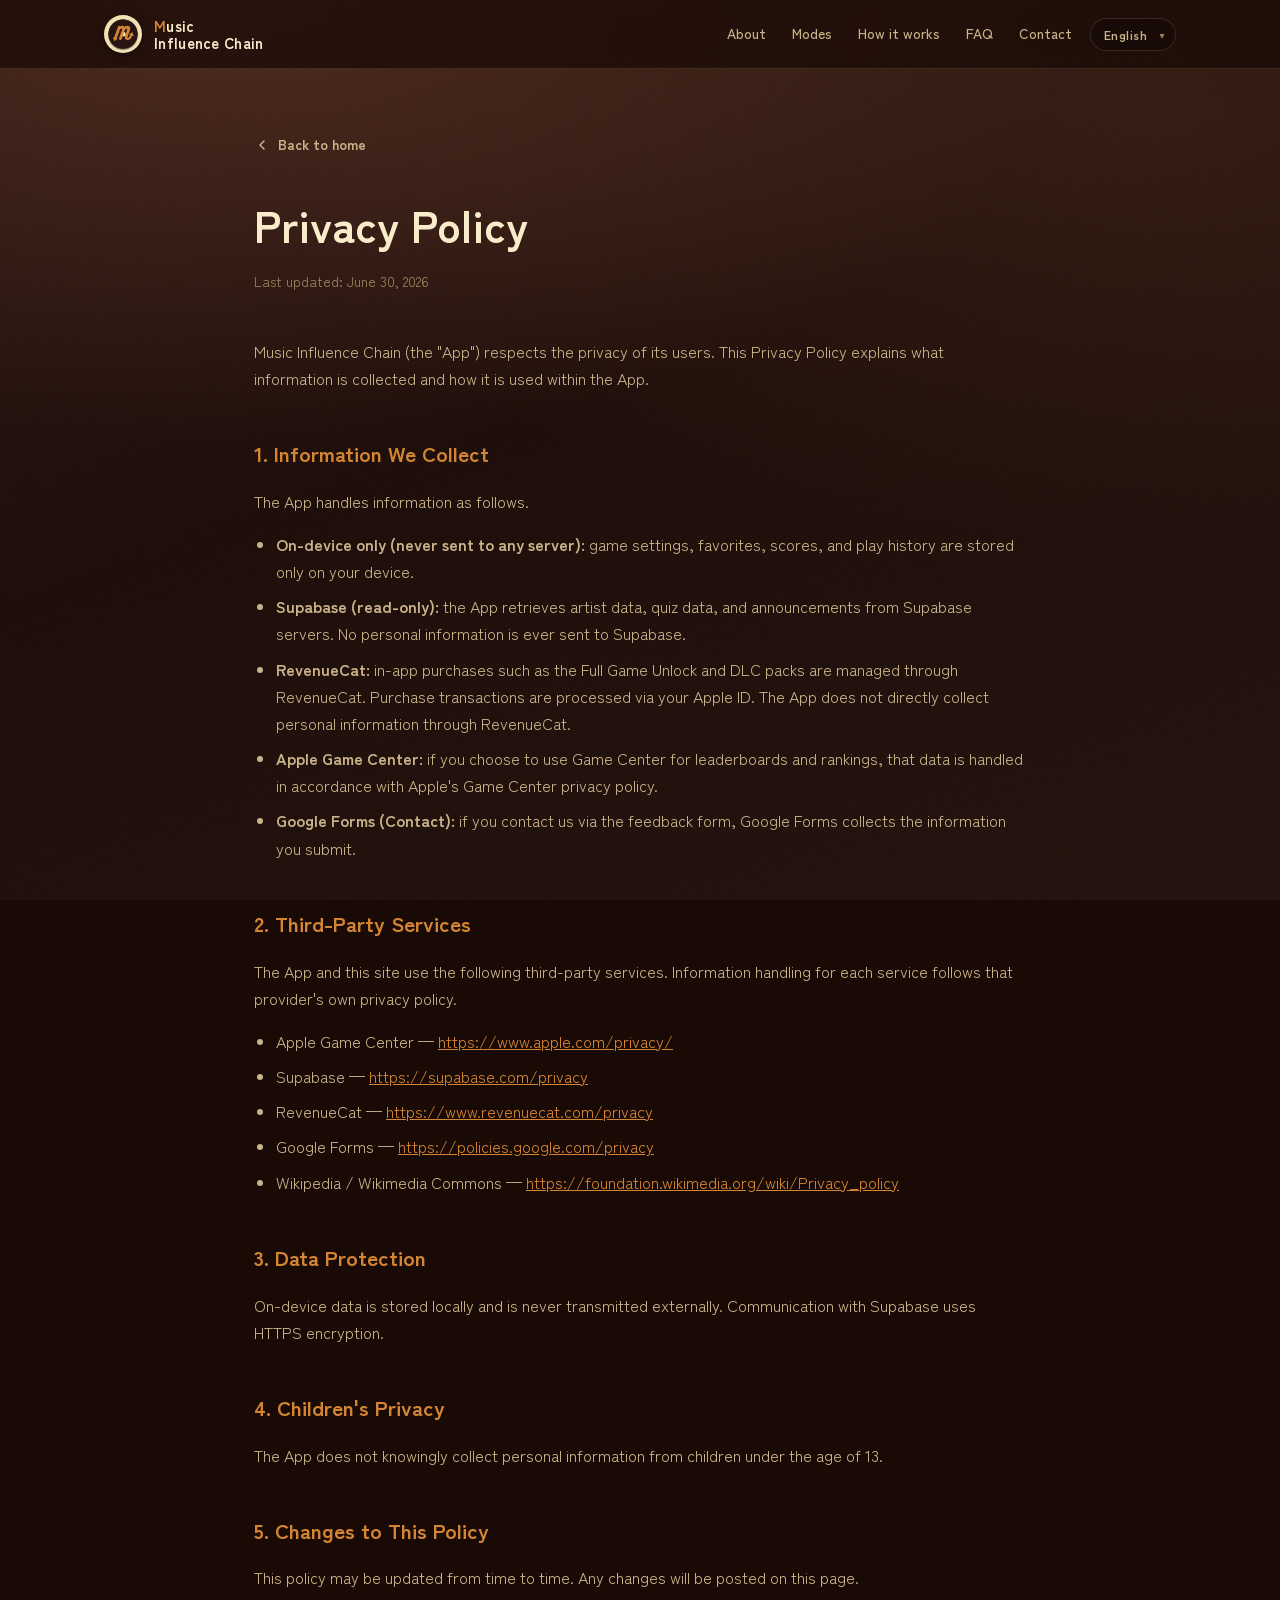
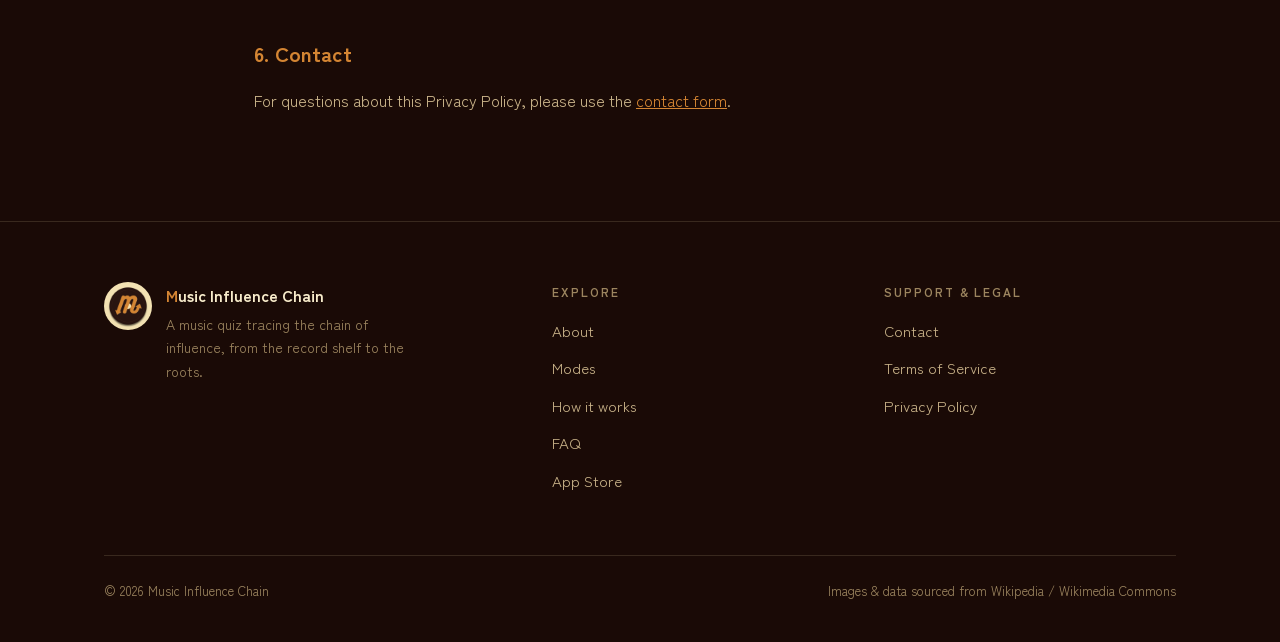
<file: privacy.html>
<!DOCTYPE html>
<html lang="ja" data-lang="ja">
<head>
  <meta charset="UTF-8" />
  <meta name="viewport" content="width=device-width, initial-scale=1.0" />
  <title>プライバシーポリシー — Music Influence Chain</title>
  <link rel="icon" type="image/png" href="assets/img/logo.png" />
  <link rel="preconnect" href="https://fonts.googleapis.com" />
  <link rel="preconnect" href="https://fonts.gstatic.com" crossorigin />
  <link href="https://fonts.googleapis.com/css2?family=Zen+Kaku+Gothic+New:wght@400;500;700;900&display=swap" rel="stylesheet" />
  <link rel="stylesheet" href="assets/css/style.css?v=3" />
</head>
<body
  data-title-ja="プライバシーポリシー — Music Influence Chain"
  data-title-en="Privacy Policy — Music Influence Chain"
  data-title-zh-Hans="隐私政策 — Music Influence Chain"
  data-title-zh-Hant="隱私權政策 — Music Influence Chain"
  data-title-ko="개인정보처리방침 — Music Influence Chain"
  data-title-es="Política de Privacidad — Music Influence Chain"
>
  <div class="bg-ambient"></div>
  <div class="bg-grain"></div>

  <!-- ============ Header ============ -->
  <header class="site-header">
    <div class="wrap">
      <a class="brand" href="index.html">
        <img src="assets/img/logo.png" alt="Music Influence Chain" />
        <span class="brand-name"><b>M</b>usic<br />Influence Chain</span>
      </a>
      <nav class="nav">
        <a href="index.html#about">
          <span class="lang-ja">アプリについて</span>
          <span class="lang-en">About</span>
          <span class="lang-zh-Hans">关于应用</span>
          <span class="lang-zh-Hant">關於應用</span>
          <span class="lang-ko">앱 소개</span>
          <span class="lang-es">Acerca de</span>
        </a>
        <a href="index.html#modes">
          <span class="lang-ja">モード</span>
          <span class="lang-en">Modes</span>
          <span class="lang-zh-Hans">模式</span>
          <span class="lang-zh-Hant">模式</span>
          <span class="lang-ko">모드</span>
          <span class="lang-es">Modos</span>
        </a>
        <a href="index.html#how">
          <span class="lang-ja">遊び方</span>
          <span class="lang-en">How it works</span>
          <span class="lang-zh-Hans">玩法</span>
          <span class="lang-zh-Hant">玩法</span>
          <span class="lang-ko">플레이 방법</span>
          <span class="lang-es">Cómo jugar</span>
        </a>
        <a href="index.html#faq">
          <span class="lang-ja">FAQ</span>
          <span class="lang-en">FAQ</span>
          <span class="lang-zh-Hans">FAQ</span>
          <span class="lang-zh-Hant">FAQ</span>
          <span class="lang-ko">FAQ</span>
          <span class="lang-es">FAQ</span>
        </a>
        <a href="https://forms.gle/2GQbnnwkBEz3miRp9" target="_blank" rel="noopener">
          <span class="lang-ja">お問い合わせ</span>
          <span class="lang-en">Contact</span>
          <span class="lang-zh-Hans">联系我们</span>
          <span class="lang-zh-Hant">聯絡我們</span>
          <span class="lang-ko">문의</span>
          <span class="lang-es">Contacto</span>
        </a>
      </nav>
      <div class="lang-switch" role="group" aria-label="Language">
        <button class="lang-toggle" type="button">
          <span class="lang-current">日本語</span>
        </button>
        <div class="lang-dropdown">
          <button data-lang="ja" type="button">日本語</button>
          <button data-lang="en" type="button">English</button>
          <button data-lang="zh-Hans" type="button">简体中文</button>
          <button data-lang="zh-Hant" type="button">繁體中文</button>
          <button data-lang="ko" type="button">한국어</button>
          <button data-lang="es" type="button">Español</button>
        </div>
      </div>
    </div>
  </header>

  <main class="legal">
    <div class="wrap">
      <a class="back" href="index.html">
        <svg width="16" height="16" viewBox="0 0 24 24" fill="none" stroke="currentColor" stroke-width="2.2" stroke-linecap="round" stroke-linejoin="round"><path d="M15 18l-6-6 6-6"/></svg>
        <span class="lang-ja">トップに戻る</span>
        <span class="lang-en">Back to home</span>
        <span class="lang-zh-Hans">返回首页</span>
        <span class="lang-zh-Hant">返回首頁</span>
        <span class="lang-ko">홈으로 돌아가기</span>
        <span class="lang-es">Volver al inicio</span>
      </a>

      <!-- ===== Japanese ===== -->
      <div class="lang-ja">
        <h1>プライバシーポリシー</h1>
        <p class="updated">最終更新日：2026年6月30日</p>

        <p>Music Influence Chain（以下「本アプリ」）は、利用者のプライバシーを尊重します。本ポリシーは、本アプリにおいてどのような情報が収集され、どのように利用されるかについて説明するものです。</p>

        <h2>1. 収集する情報</h2>
        <p>本アプリは、以下のとおり情報を取り扱います。</p>
        <ul>
          <li><strong>端末内のみで保存される情報（サーバーには送信されません）：</strong>ゲーム内設定、お気に入り、スコア、プレイ履歴などは、利用者の端末内にのみ保存されます。</li>
          <li><strong>Supabase（読み取り専用）：</strong>本アプリは、アーティストデータ・クイズデータ・お知らせ情報を Supabase のサーバーから取得します。Supabase へ個人情報が送信されることはありません。</li>
          <li><strong>RevenueCat：</strong>本編アンロックや DLC パックなどのアプリ内購入は、RevenueCat を通じて管理されています。購入処理は利用者の Apple ID を通じて行われます。本アプリは RevenueCat を通じて個人情報を直接収集することはありません。</li>
          <li><strong>Apple Game Center：</strong>ランキング機能のために Game Center をご利用いただく場合、当該データは Apple の Game Center プライバシーポリシーに従って取り扱われます。</li>
          <li><strong>Google フォーム（お問い合わせ）：</strong>お問い合わせフォームよりご連絡いただいた場合、Google フォームが入力内容を収集します。</li>
        </ul>

        <h2>2. 第三者サービス</h2>
        <p>本アプリおよび本サイトは、以下の第三者サービスを利用しています。各サービスにおける情報の取り扱いは、それぞれの提供者のプライバシーポリシーに従います。</p>
        <ul>
          <li>Apple Game Center — <a href="https://www.apple.com/privacy/" target="_blank" rel="noopener">https://www.apple.com/privacy/</a></li>
          <li>Supabase — <a href="https://supabase.com/privacy" target="_blank" rel="noopener">https://supabase.com/privacy</a></li>
          <li>RevenueCat — <a href="https://www.revenuecat.com/privacy" target="_blank" rel="noopener">https://www.revenuecat.com/privacy</a></li>
          <li>Google フォーム — <a href="https://policies.google.com/privacy" target="_blank" rel="noopener">https://policies.google.com/privacy</a></li>
          <li>Wikipedia / Wikimedia Commons — <a href="https://foundation.wikimedia.org/wiki/Privacy_policy" target="_blank" rel="noopener">https://foundation.wikimedia.org/wiki/Privacy_policy</a></li>
        </ul>

        <h2>3. データの保護</h2>
        <p>端末内に保存されるデータは、外部へ送信されることなくローカルに保存されます。Supabase との通信は HTTPS による暗号化を使用しています。</p>

        <h2>4. お子様のプライバシー</h2>
        <p>本アプリは、13歳未満のお子様から個人情報を意図的に収集することはありません。</p>

        <h2>5. 変更について</h2>
        <p>本ポリシーは、必要に応じて改定されることがあります。変更があった場合は、本ページにて更新内容をお知らせします。</p>

        <h2>6. お問い合わせ</h2>
        <p>本プライバシーポリシーに関するご質問は、<a href="https://forms.gle/2GQbnnwkBEz3miRp9" target="_blank" rel="noopener">お問い合わせフォーム</a>よりご連絡ください。</p>
      </div>

      <!-- ===== English ===== -->
      <div class="lang-en">
        <h1>Privacy Policy</h1>
        <p class="updated">Last updated: June 30, 2026</p>

        <p>Music Influence Chain (the "App") respects the privacy of its users. This Privacy Policy explains what information is collected and how it is used within the App.</p>

        <h2>1. Information We Collect</h2>
        <p>The App handles information as follows.</p>
        <ul>
          <li><strong>On-device only (never sent to any server):</strong> game settings, favorites, scores, and play history are stored only on your device.</li>
          <li><strong>Supabase (read-only):</strong> the App retrieves artist data, quiz data, and announcements from Supabase servers. No personal information is ever sent to Supabase.</li>
          <li><strong>RevenueCat:</strong> in-app purchases such as the Full Game Unlock and DLC packs are managed through RevenueCat. Purchase transactions are processed via your Apple ID. The App does not directly collect personal information through RevenueCat.</li>
          <li><strong>Apple Game Center:</strong> if you choose to use Game Center for leaderboards and rankings, that data is handled in accordance with Apple's Game Center privacy policy.</li>
          <li><strong>Google Forms (Contact):</strong> if you contact us via the feedback form, Google Forms collects the information you submit.</li>
        </ul>

        <h2>2. Third-Party Services</h2>
        <p>The App and this site use the following third-party services. Information handling for each service follows that provider's own privacy policy.</p>
        <ul>
          <li>Apple Game Center — <a href="https://www.apple.com/privacy/" target="_blank" rel="noopener">https://www.apple.com/privacy/</a></li>
          <li>Supabase — <a href="https://supabase.com/privacy" target="_blank" rel="noopener">https://supabase.com/privacy</a></li>
          <li>RevenueCat — <a href="https://www.revenuecat.com/privacy" target="_blank" rel="noopener">https://www.revenuecat.com/privacy</a></li>
          <li>Google Forms — <a href="https://policies.google.com/privacy" target="_blank" rel="noopener">https://policies.google.com/privacy</a></li>
          <li>Wikipedia / Wikimedia Commons — <a href="https://foundation.wikimedia.org/wiki/Privacy_policy" target="_blank" rel="noopener">https://foundation.wikimedia.org/wiki/Privacy_policy</a></li>
        </ul>

        <h2>3. Data Protection</h2>
        <p>On-device data is stored locally and is never transmitted externally. Communication with Supabase uses HTTPS encryption.</p>

        <h2>4. Children's Privacy</h2>
        <p>The App does not knowingly collect personal information from children under the age of 13.</p>

        <h2>5. Changes to This Policy</h2>
        <p>This policy may be updated from time to time. Any changes will be posted on this page.</p>

        <h2>6. Contact</h2>
        <p>For questions about this Privacy Policy, please use the <a href="https://forms.gle/2GQbnnwkBEz3miRp9" target="_blank" rel="noopener">contact form</a>.</p>
      </div>

      <!-- ===== Simplified Chinese ===== -->
      <div class="lang-zh-Hans">
        <h1>隐私政策</h1>
        <p class="updated">最后更新日期：2026年6月30日</p>

        <p>Music Influence Chain（以下简称"本应用"）尊重用户的隐私。本政策说明本应用收集哪些信息以及如何使用这些信息。</p>

        <h2>1. 我们收集的信息</h2>
        <p>本应用按以下方式处理信息。</p>
        <ul>
          <li><strong>仅保存在设备本地（不会发送到服务器）：</strong>游戏设置、收藏、分数和游玩记录仅保存在您的设备本地。</li>
          <li><strong>Supabase（仅读取）：</strong>本应用从 Supabase 服务器获取艺术家数据、问答数据和公告信息。不会向 Supabase 发送任何个人信息。</li>
          <li><strong>RevenueCat：</strong>本篇解锁和 DLC 包等应用内购买通过 RevenueCat 进行管理。购买交易通过您的 Apple ID 处理。本应用不会通过 RevenueCat 直接收集个人信息。</li>
          <li><strong>Apple Game Center：</strong>如果您选择使用 Game Center 进行排行榜功能，相关数据将依据 Apple 的 Game Center 隐私政策进行处理。</li>
          <li><strong>Google 表单（联系我们）：</strong>如果您通过反馈表单与我们联系，Google 表单会收集您提交的信息。</li>
        </ul>

        <h2>2. 第三方服务</h2>
        <p>本应用及本网站使用以下第三方服务。各服务的信息处理方式依据其各自的隐私政策。</p>
        <ul>
          <li>Apple Game Center — <a href="https://www.apple.com/privacy/" target="_blank" rel="noopener">https://www.apple.com/privacy/</a></li>
          <li>Supabase — <a href="https://supabase.com/privacy" target="_blank" rel="noopener">https://supabase.com/privacy</a></li>
          <li>RevenueCat — <a href="https://www.revenuecat.com/privacy" target="_blank" rel="noopener">https://www.revenuecat.com/privacy</a></li>
          <li>Google 表单 — <a href="https://policies.google.com/privacy" target="_blank" rel="noopener">https://policies.google.com/privacy</a></li>
          <li>Wikipedia / Wikimedia Commons — <a href="https://foundation.wikimedia.org/wiki/Privacy_policy" target="_blank" rel="noopener">https://foundation.wikimedia.org/wiki/Privacy_policy</a></li>
        </ul>

        <h2>3. 数据保护</h2>
        <p>设备本地数据仅保存在本地，不会对外传输。与 Supabase 的通信使用 HTTPS 加密。</p>

        <h2>4. 儿童隐私</h2>
        <p>本应用不会在知情的情况下收集13岁以下儿童的个人信息。</p>

        <h2>5. 政策变更</h2>
        <p>本政策可能会不时更新。如有变更，将在本页面公布。</p>

        <h2>6. 联系我们</h2>
        <p>如对本隐私政策有任何疑问，请通过<a href="https://forms.gle/2GQbnnwkBEz3miRp9" target="_blank" rel="noopener">联系表单</a>与我们联系。</p>
      </div>

      <!-- ===== Traditional Chinese ===== -->
      <div class="lang-zh-Hant">
        <h1>隱私權政策</h1>
        <p class="updated">最後更新日期：2026年6月30日</p>

        <p>Music Influence Chain（以下簡稱「本應用程式」）尊重使用者的隱私。本政策說明本應用程式收集哪些資訊以及如何使用這些資訊。</p>

        <h2>1. 我們收集的資訊</h2>
        <p>本應用程式按以下方式處理資訊。</p>
        <ul>
          <li><strong>僅保存在裝置本機（不會傳送至伺服器）：</strong>遊戲設定、收藏、分數和遊玩記錄僅保存在您的裝置本機。</li>
          <li><strong>Supabase（僅讀取）：</strong>本應用程式從 Supabase 伺服器取得藝術家資料、問答資料和公告資訊。不會向 Supabase 傳送任何個人資訊。</li>
          <li><strong>RevenueCat：</strong>本篇解鎖和 DLC 包等應用程式內購買透過 RevenueCat 進行管理。購買交易透過您的 Apple ID 處理。本應用程式不會透過 RevenueCat 直接收集個人資訊。</li>
          <li><strong>Apple Game Center：</strong>如果您選擇使用 Game Center 進行排行榜功能，相關資料將依據 Apple 的 Game Center 隱私權政策進行處理。</li>
          <li><strong>Google 表單（聯絡我們）：</strong>如果您透過意見回饋表單與我們聯絡，Google 表單會收集您提交的資訊。</li>
        </ul>

        <h2>2. 第三方服務</h2>
        <p>本應用程式及本網站使用以下第三方服務。各服務的資訊處理方式依據其各自的隱私權政策。</p>
        <ul>
          <li>Apple Game Center — <a href="https://www.apple.com/privacy/" target="_blank" rel="noopener">https://www.apple.com/privacy/</a></li>
          <li>Supabase — <a href="https://supabase.com/privacy" target="_blank" rel="noopener">https://supabase.com/privacy</a></li>
          <li>RevenueCat — <a href="https://www.revenuecat.com/privacy" target="_blank" rel="noopener">https://www.revenuecat.com/privacy</a></li>
          <li>Google 表單 — <a href="https://policies.google.com/privacy" target="_blank" rel="noopener">https://policies.google.com/privacy</a></li>
          <li>Wikipedia / Wikimedia Commons — <a href="https://foundation.wikimedia.org/wiki/Privacy_policy" target="_blank" rel="noopener">https://foundation.wikimedia.org/wiki/Privacy_policy</a></li>
        </ul>

        <h2>3. 資料保護</h2>
        <p>裝置本機資料僅保存在本機，不會對外傳輸。與 Supabase 的通訊使用 HTTPS 加密。</p>

        <h2>4. 兒童隱私</h2>
        <p>本應用程式不會在知情的情況下收集13歲以下兒童的個人資訊。</p>

        <h2>5. 政策變更</h2>
        <p>本政策可能會不時更新。如有變更，將於本頁面公佈。</p>

        <h2>6. 聯絡我們</h2>
        <p>如對本隱私權政策有任何疑問，請透過<a href="https://forms.gle/2GQbnnwkBEz3miRp9" target="_blank" rel="noopener">聯絡表單</a>與我們聯絡。</p>
      </div>

      <!-- ===== Korean ===== -->
      <div class="lang-ko">
        <h1>개인정보처리방침</h1>
        <p class="updated">최종 수정일: 2026년 6월 30일</p>

        <p>Music Influence Chain(이하 "본 앱")은 이용자의 개인정보를 존중합니다. 본 방침은 본 앱이 어떤 정보를 수집하고 어떻게 사용하는지 설명합니다.</p>

        <h2>1. 수집하는 정보</h2>
        <p>본 앱은 다음과 같이 정보를 처리합니다.</p>
        <ul>
          <li><strong>기기 내에만 저장(서버로 전송되지 않음):</strong> 게임 설정, 즐겨찾기, 점수, 플레이 기록은 이용자의 기기 내에만 저장됩니다.</li>
          <li><strong>Supabase(읽기 전용):</strong> 본 앱은 Supabase 서버로부터 아티스트 데이터, 퀴즈 데이터, 공지사항을 가져옵니다. Supabase로 개인정보가 전송되지 않습니다.</li>
          <li><strong>RevenueCat:</strong> 본편 잠금 해제 및 DLC 팩 등의 인앱 구매는 RevenueCat을 통해 관리됩니다. 구매 거래는 이용자의 Apple ID를 통해 처리됩니다. 본 앱은 RevenueCat을 통해 개인정보를 직접 수집하지 않습니다.</li>
          <li><strong>Apple Game Center:</strong> 랭킹 기능을 위해 Game Center를 이용하는 경우, 해당 데이터는 Apple의 Game Center 개인정보 보호정책에 따라 처리됩니다.</li>
          <li><strong>Google 양식(문의):</strong> 문의 양식을 통해 연락하시는 경우, Google 양식이 제출하신 내용을 수집합니다.</li>
        </ul>

        <h2>2. 제3자 서비스</h2>
        <p>본 앱과 본 사이트는 다음의 제3자 서비스를 이용합니다. 각 서비스의 정보 처리는 해당 제공업체의 개인정보 보호정책을 따릅니다.</p>
        <ul>
          <li>Apple Game Center — <a href="https://www.apple.com/privacy/" target="_blank" rel="noopener">https://www.apple.com/privacy/</a></li>
          <li>Supabase — <a href="https://supabase.com/privacy" target="_blank" rel="noopener">https://supabase.com/privacy</a></li>
          <li>RevenueCat — <a href="https://www.revenuecat.com/privacy" target="_blank" rel="noopener">https://www.revenuecat.com/privacy</a></li>
          <li>Google 양식 — <a href="https://policies.google.com/privacy" target="_blank" rel="noopener">https://policies.google.com/privacy</a></li>
          <li>Wikipedia / Wikimedia Commons — <a href="https://foundation.wikimedia.org/wiki/Privacy_policy" target="_blank" rel="noopener">https://foundation.wikimedia.org/wiki/Privacy_policy</a></li>
        </ul>

        <h2>3. 데이터 보호</h2>
        <p>기기 내 데이터는 로컬에만 저장되며 외부로 전송되지 않습니다. Supabase와의 통신은 HTTPS 암호화를 사용합니다.</p>

        <h2>4. 아동의 개인정보</h2>
        <p>본 앱은 13세 미만 아동의 개인정보를 의도적으로 수집하지 않습니다.</p>

        <h2>5. 정책 변경</h2>
        <p>본 방침은 필요에 따라 변경될 수 있습니다. 변경 사항이 있을 경우 본 페이지에 게시됩니다.</p>

        <h2>6. 문의</h2>
        <p>본 개인정보처리방침에 관한 문의는 <a href="https://forms.gle/2GQbnnwkBEz3miRp9" target="_blank" rel="noopener">문의 양식</a>을 통해 연락해 주세요.</p>
      </div>

      <!-- ===== Spanish ===== -->
      <div class="lang-es">
        <h1>Política de Privacidad</h1>
        <p class="updated">Última actualización: 30 de junio de 2026</p>

        <p>Music Influence Chain (la "App") respeta la privacidad de sus usuarios. Esta política explica qué información se recopila y cómo se utiliza dentro de la App.</p>

        <h2>1. Información que recopilamos</h2>
        <p>La App gestiona la información de la siguiente manera.</p>
        <ul>
          <li><strong>Solo en el dispositivo (nunca se envía a ningún servidor):</strong> la configuración del juego, los favoritos, las puntuaciones y el historial de juego se almacenan únicamente en su dispositivo.</li>
          <li><strong>Supabase (solo lectura):</strong> la App obtiene datos de artistas, datos de quiz y anuncios desde los servidores de Supabase. Nunca se envía información personal a Supabase.</li>
          <li><strong>RevenueCat:</strong> las compras dentro de la app, como el desbloqueo del juego completo y los paquetes de DLC, se gestionan mediante RevenueCat. Las transacciones de compra se procesan a través de su ID de Apple. La App no recopila información personal directamente a través de RevenueCat.</li>
          <li><strong>Apple Game Center:</strong> si decide utilizar Game Center para tablas de clasificación y rankings, esos datos se gestionan conforme a la política de privacidad de Game Center de Apple.</li>
          <li><strong>Google Forms (Contacto):</strong> si nos contacta a través del formulario de comentarios, Google Forms recopila la información que envía.</li>
        </ul>

        <h2>2. Servicios de terceros</h2>
        <p>La App y este sitio utilizan los siguientes servicios de terceros. El tratamiento de la información de cada servicio sigue la política de privacidad propia de cada proveedor.</p>
        <ul>
          <li>Apple Game Center — <a href="https://www.apple.com/privacy/" target="_blank" rel="noopener">https://www.apple.com/privacy/</a></li>
          <li>Supabase — <a href="https://supabase.com/privacy" target="_blank" rel="noopener">https://supabase.com/privacy</a></li>
          <li>RevenueCat — <a href="https://www.revenuecat.com/privacy" target="_blank" rel="noopener">https://www.revenuecat.com/privacy</a></li>
          <li>Google Forms — <a href="https://policies.google.com/privacy" target="_blank" rel="noopener">https://policies.google.com/privacy</a></li>
          <li>Wikipedia / Wikimedia Commons — <a href="https://foundation.wikimedia.org/wiki/Privacy_policy" target="_blank" rel="noopener">https://foundation.wikimedia.org/wiki/Privacy_policy</a></li>
        </ul>

        <h2>3. Protección de datos</h2>
        <p>Los datos almacenados en el dispositivo se guardan localmente y nunca se transmiten externamente. La comunicación con Supabase utiliza cifrado HTTPS.</p>

        <h2>4. Privacidad de los menores</h2>
        <p>La App no recopila a sabiendas información personal de niños menores de 13 años.</p>

        <h2>5. Cambios en esta política</h2>
        <p>Esta política puede actualizarse periódicamente. Cualquier cambio se publicará en esta página.</p>

        <h2>6. Contacto</h2>
        <p>Si tiene preguntas sobre esta Política de Privacidad, utilice el <a href="https://forms.gle/2GQbnnwkBEz3miRp9" target="_blank" rel="noopener">formulario de contacto</a>.</p>
      </div>
    </div>
  </main>

  <!-- ============ Footer ============ -->
  <footer class="site-footer">
    <div class="wrap">
      <div class="footer-grid">
        <div class="footer-brand">
          <img src="assets/img/logo.png" alt="" />
          <div>
            <div class="ft-name"><span style="color:var(--accent)">M</span>usic Influence Chain</div>
            <p class="ft-desc">
              <span class="lang-ja">レコード棚から音楽のルーツをたどる、影響の連鎖の音楽クイズ。</span>
              <span class="lang-en">A music quiz tracing the chain of influence, from the record shelf to the roots.</span>
              <span class="lang-zh-Hans">从唱片架追溯音乐根源的影响链音乐问答。</span>
              <span class="lang-zh-Hant">從唱片架追溯音樂根源的影響鏈音樂問答。</span>
              <span class="lang-ko">레코드 선반에서 음악의 뿌리를 따라가는, 영향의 연쇄 음악 퀴즈.</span>
              <span class="lang-es">Un quiz musical que rastrea la cadena de influencia, desde la estantería de discos hasta las raíces.</span>
            </p>
          </div>
        </div>
        <div class="footer-col">
          <h4>
            <span class="lang-ja">メニュー</span>
            <span class="lang-en">Explore</span>
            <span class="lang-zh-Hans">菜单</span>
            <span class="lang-zh-Hant">選單</span>
            <span class="lang-ko">메뉴</span>
            <span class="lang-es">Menú</span>
          </h4>
          <a href="index.html#about">
            <span class="lang-ja">アプリについて</span>
            <span class="lang-en">About</span>
            <span class="lang-zh-Hans">关于应用</span>
            <span class="lang-zh-Hant">關於應用</span>
            <span class="lang-ko">앱 소개</span>
            <span class="lang-es">Acerca de</span>
          </a>
          <a href="index.html#modes">
            <span class="lang-ja">モード</span>
            <span class="lang-en">Modes</span>
            <span class="lang-zh-Hans">模式</span>
            <span class="lang-zh-Hant">模式</span>
            <span class="lang-ko">모드</span>
            <span class="lang-es">Modos</span>
          </a>
          <a href="index.html#how">
            <span class="lang-ja">遊び方</span>
            <span class="lang-en">How it works</span>
            <span class="lang-zh-Hans">玩法</span>
            <span class="lang-zh-Hant">玩法</span>
            <span class="lang-ko">플레이 방법</span>
            <span class="lang-es">Cómo jugar</span>
          </a>
          <a href="index.html#faq">
            <span class="lang-ja">FAQ</span>
            <span class="lang-en">FAQ</span>
            <span class="lang-zh-Hans">FAQ</span>
            <span class="lang-zh-Hant">FAQ</span>
            <span class="lang-ko">FAQ</span>
            <span class="lang-es">FAQ</span>
          </a>
          <a href="https://apps.apple.com/jp/app/%E9%9F%B3%E6%A5%BD%E3%81%AE%E3%83%AB%E3%83%BC%E3%83%84%E3%82%92%E3%83%87%E3%82%A3%E3%82%B0%E3%82%8B-roots/id6773954689" target="_blank" rel="noopener">
            <span class="lang-ja">App Store</span>
            <span class="lang-en">App Store</span>
            <span class="lang-zh-Hans">App Store</span>
            <span class="lang-zh-Hant">App Store</span>
            <span class="lang-ko">App Store</span>
            <span class="lang-es">App Store</span>
          </a>
        </div>
        <div class="footer-col">
          <h4>
            <span class="lang-ja">サポート・規約</span>
            <span class="lang-en">Support &amp; Legal</span>
            <span class="lang-zh-Hans">支持与条款</span>
            <span class="lang-zh-Hant">支援與條款</span>
            <span class="lang-ko">지원 및 약관</span>
            <span class="lang-es">Soporte y legal</span>
          </h4>
          <a href="https://forms.gle/2GQbnnwkBEz3miRp9" target="_blank" rel="noopener">
            <span class="lang-ja">お問い合わせ</span>
            <span class="lang-en">Contact</span>
            <span class="lang-zh-Hans">联系我们</span>
            <span class="lang-zh-Hant">聯絡我們</span>
            <span class="lang-ko">문의</span>
            <span class="lang-es">Contacto</span>
          </a>
          <a href="terms.html">
            <span class="lang-ja">利用規約</span>
            <span class="lang-en">Terms of Service</span>
            <span class="lang-zh-Hans">使用条款</span>
            <span class="lang-zh-Hant">使用條款</span>
            <span class="lang-ko">이용약관</span>
            <span class="lang-es">Términos de servicio</span>
          </a>
          <a href="privacy.html">
            <span class="lang-ja">プライバシーポリシー</span>
            <span class="lang-en">Privacy Policy</span>
            <span class="lang-zh-Hans">隐私政策</span>
            <span class="lang-zh-Hant">隱私權政策</span>
            <span class="lang-ko">개인정보처리방침</span>
            <span class="lang-es">Política de privacidad</span>
          </a>
        </div>
      </div>
      <div class="footer-bottom">
        <span>© 2026 Music Influence Chain</span>
        <span>
          <span class="lang-ja">画像・データは Wikipedia / Wikimedia Commons より取得</span>
          <span class="lang-en">Images &amp; data sourced from Wikipedia / Wikimedia Commons</span>
          <span class="lang-zh-Hans">图片和数据来自 Wikipedia / Wikimedia Commons</span>
          <span class="lang-zh-Hant">圖片和資料來自 Wikipedia / Wikimedia Commons</span>
          <span class="lang-ko">이미지 및 데이터는 Wikipedia / Wikimedia Commons에서 가져옴</span>
          <span class="lang-es">Imágenes y datos de Wikipedia / Wikimedia Commons</span>
        </span>
      </div>
    </div>
  </footer>

  <script src="assets/js/i18n.js?v=3"></script>
</body>
</html>
</file>
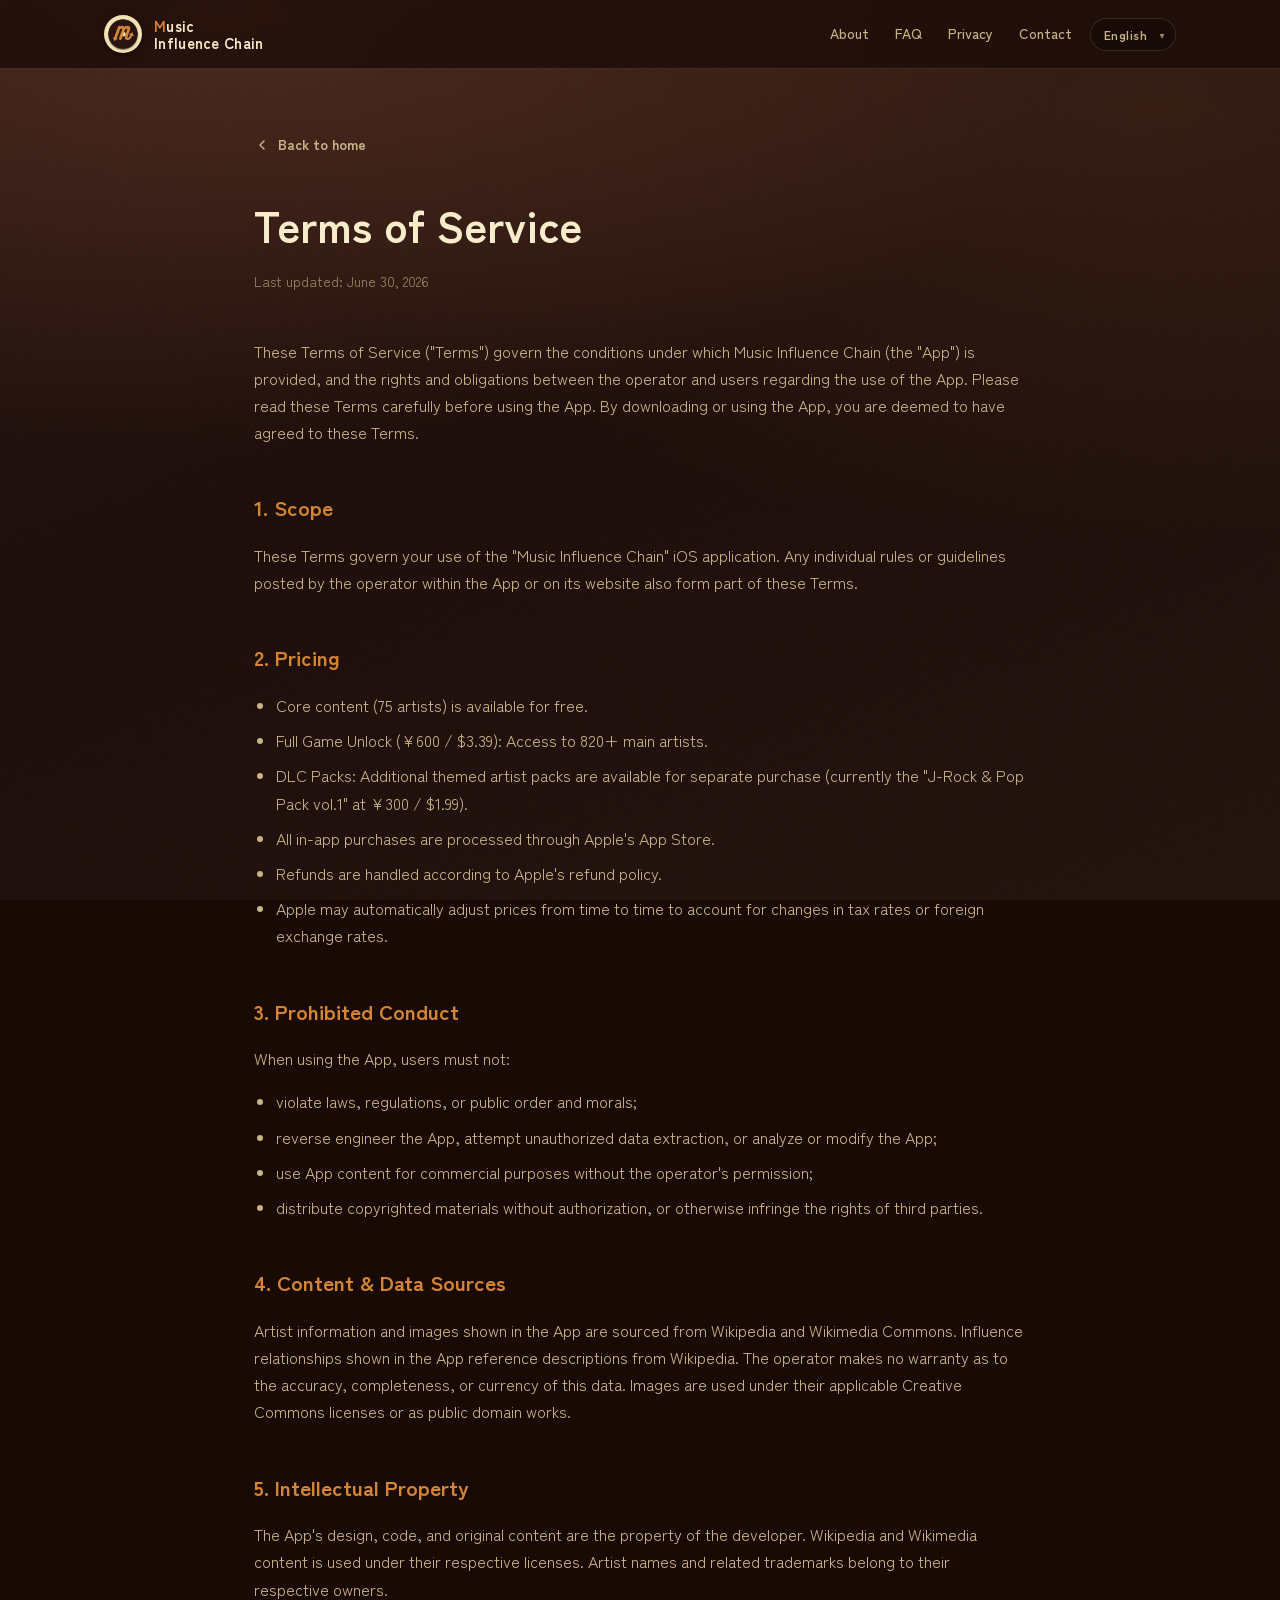
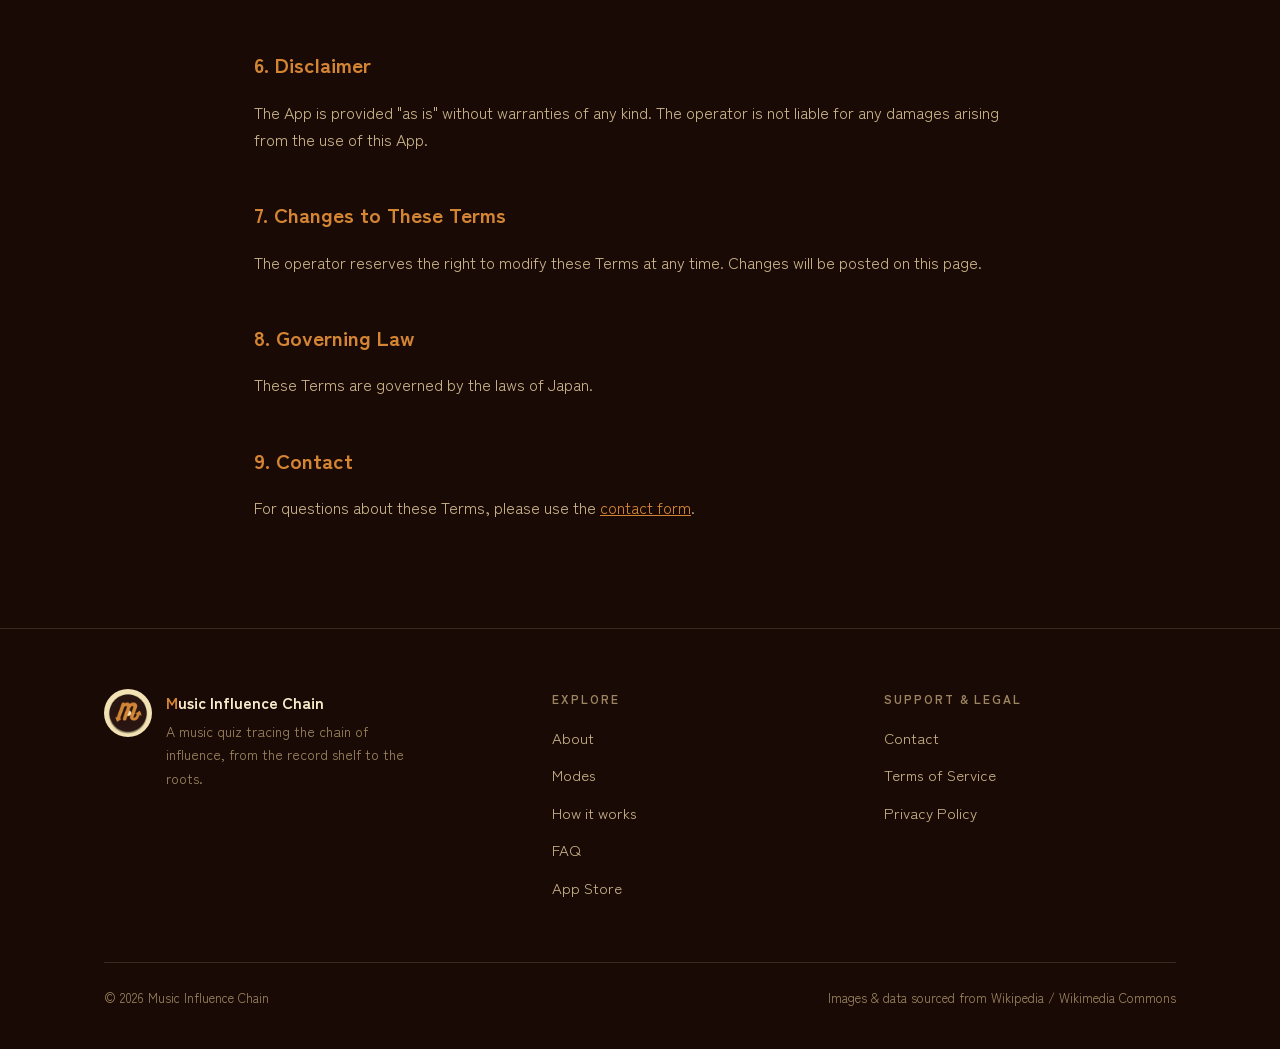
<file: terms.html>
<!DOCTYPE html>
<html lang="ja" data-lang="ja">
<head>
  <meta charset="UTF-8" />
  <meta name="viewport" content="width=device-width, initial-scale=1.0" />
  <title>利用規約 — Music Influence Chain</title>
  <link rel="icon" type="image/png" href="assets/img/logo.png" />
  <link rel="preconnect" href="https://fonts.googleapis.com" />
  <link rel="preconnect" href="https://fonts.gstatic.com" crossorigin />
  <link href="https://fonts.googleapis.com/css2?family=Zen+Kaku+Gothic+New:wght@400;500;700;900&display=swap" rel="stylesheet" />
  <link rel="stylesheet" href="assets/css/style.css?v=3" />
</head>
<body
  data-title-ja="利用規約 — Music Influence Chain"
  data-title-en="Terms of Service — Music Influence Chain"
  data-title-zh-Hans="使用条款 — Music Influence Chain"
  data-title-zh-Hant="使用條款 — Music Influence Chain"
  data-title-ko="이용약관 — Music Influence Chain"
  data-title-es="Términos de Servicio — Music Influence Chain"
>
  <div class="bg-ambient"></div>
  <div class="bg-grain"></div>

  <!-- ============ Header ============ -->
  <header class="site-header">
    <div class="wrap">
      <a class="brand" href="index.html">
        <img src="assets/img/logo.png" alt="Music Influence Chain" />
        <span class="brand-name"><b>M</b>usic<br />Influence Chain</span>
      </a>
      <nav class="nav">
        <a href="index.html#about">
          <span class="lang-ja">アプリについて</span>
          <span class="lang-en">About</span>
          <span class="lang-zh-Hans">关于应用</span>
          <span class="lang-zh-Hant">關於應用</span>
          <span class="lang-ko">앱 소개</span>
          <span class="lang-es">Acerca de</span>
        </a>
        <a href="index.html#faq">
          <span class="lang-ja">FAQ</span>
          <span class="lang-en">FAQ</span>
          <span class="lang-zh-Hans">FAQ</span>
          <span class="lang-zh-Hant">FAQ</span>
          <span class="lang-ko">FAQ</span>
          <span class="lang-es">FAQ</span>
        </a>
        <a href="privacy.html">
          <span class="lang-ja">プライバシー</span>
          <span class="lang-en">Privacy</span>
          <span class="lang-zh-Hans">隐私政策</span>
          <span class="lang-zh-Hant">隱私權政策</span>
          <span class="lang-ko">개인정보처리방침</span>
          <span class="lang-es">Privacidad</span>
        </a>
        <a href="https://forms.gle/2GQbnnwkBEz3miRp9" target="_blank" rel="noopener">
          <span class="lang-ja">お問い合わせ</span>
          <span class="lang-en">Contact</span>
          <span class="lang-zh-Hans">联系我们</span>
          <span class="lang-zh-Hant">聯絡我們</span>
          <span class="lang-ko">문의</span>
          <span class="lang-es">Contacto</span>
        </a>
      </nav>
      <div class="lang-switch" role="group" aria-label="Language">
        <button class="lang-toggle" type="button">
          <span class="lang-current">日本語</span>
        </button>
        <div class="lang-dropdown">
          <button data-lang="ja" type="button">日本語</button>
          <button data-lang="en" type="button">English</button>
          <button data-lang="zh-Hans" type="button">简体中文</button>
          <button data-lang="zh-Hant" type="button">繁體中文</button>
          <button data-lang="ko" type="button">한국어</button>
          <button data-lang="es" type="button">Español</button>
        </div>
      </div>
    </div>
  </header>

  <main class="legal">
    <div class="wrap">
      <a class="back" href="index.html">
        <svg width="16" height="16" viewBox="0 0 24 24" fill="none" stroke="currentColor" stroke-width="2.2" stroke-linecap="round" stroke-linejoin="round"><path d="M15 18l-6-6 6-6"/></svg>
        <span class="lang-ja">トップに戻る</span>
        <span class="lang-en">Back to home</span>
        <span class="lang-zh-Hans">返回首页</span>
        <span class="lang-zh-Hant">返回首頁</span>
        <span class="lang-ko">홈으로 돌아가기</span>
        <span class="lang-es">Volver al inicio</span>
      </a>

      <!-- ===== Japanese ===== -->
      <div class="lang-ja">
        <h1>利用規約</h1>
        <p class="updated">最終更新日：2026年6月30日</p>

        <p>本利用規約（以下「本規約」）は、Music Influence Chain（以下「本アプリ」）の提供条件および本アプリの利用に関する運営者と利用者との間の権利義務関係を定めるものです。本アプリをご利用いただく前に、本規約をよくお読みください。本アプリをダウンロード・利用された時点で、本規約に同意したものとみなされます。</p>

        <h2>1. 適用範囲</h2>
        <p>本規約は、本アプリ「Music Influence Chain」の利用に関わる一切の関係に適用されます。運営者がアプリ内またはウェブサイト上で掲示する個別の規定・ガイドラインも、本規約の一部を構成します。</p>

        <h2>2. 料金・課金</h2>
        <ul>
          <li>75アーティストのコアコンテンツは無料でご利用いただけます。</li>
          <li>本編アンロック（¥600 / $3.39）：本編アーティスト計820以上にアクセスできます。</li>
          <li>DLCパック：テーマ別の追加アーティストパックを個別に購入できます（現在「J-Rock &amp; Pop Pack vol.1」を¥300 / $1.99で配信中）。</li>
          <li>アプリ内課金はすべて Apple の App Store を通じて処理されます。</li>
          <li>返金については、Apple の返金ポリシーに従って対応します。</li>
          <li>Appleが税率または外国為替レートの変動を考慮して、価格を随時自動的に調整する場合があります。</li>
        </ul>

        <h2>3. 禁止事項</h2>
        <p>利用者は、本アプリの利用にあたり、以下の行為をしてはなりません。</p>
        <ul>
          <li>法令または公序良俗に違反する行為</li>
          <li>本アプリのリバースエンジニアリング、不正なデータ抽出、解析・改変を試みる行為</li>
          <li>運営者の許可なく本アプリのコンテンツを商用目的で利用する行為</li>
          <li>著作物の無断配布、その他第三者の権利を侵害する行為</li>
        </ul>

        <h2>4. コンテンツ・データソース</h2>
        <p>本アプリで表示されるアーティスト情報・画像は、Wikipedia および Wikimedia Commons から取得しています。影響関係についても、Wikipedia の記述を参照して構成しています。これらのデータの正確性・完全性・最新性について、運営者はいかなる保証も行いません。画像は、それぞれに適用されるクリエイティブ・コモンズ・ライセンスまたはパブリックドメインのもとで使用しています。</p>

        <h2>5. 知的財産</h2>
        <p>本アプリのデザイン、コード、オリジナルコンテンツに関する知的財産権は、開発者に帰属します。Wikipedia / Wikimedia のコンテンツは、それぞれのライセンスのもとで使用しています。アーティスト名および関連する商標は、それぞれの権利者に帰属します。</p>

        <h2>6. 免責事項</h2>
        <p>本アプリは「現状のまま」提供され、いかなる保証も行いません。本アプリの利用により生じた損害について、運営者は責任を負いません。</p>

        <h2>7. 変更について</h2>
        <p>運営者は、必要と判断した場合、いつでも本規約を変更できるものとします。変更内容は本ページに掲示します。</p>

        <h2>8. 準拠法</h2>
        <p>本規約の解釈にあたっては、日本法を準拠法とします。</p>

        <h2>9. お問い合わせ</h2>
        <p>本規約に関するお問い合わせは、<a href="https://forms.gle/2GQbnnwkBEz3miRp9" target="_blank" rel="noopener">お問い合わせフォーム</a>よりご連絡ください。</p>
      </div>

      <!-- ===== English ===== -->
      <div class="lang-en">
        <h1>Terms of Service</h1>
        <p class="updated">Last updated: June 30, 2026</p>

        <p>These Terms of Service ("Terms") govern the conditions under which Music Influence Chain (the "App") is provided, and the rights and obligations between the operator and users regarding the use of the App. Please read these Terms carefully before using the App. By downloading or using the App, you are deemed to have agreed to these Terms.</p>

        <h2>1. Scope</h2>
        <p>These Terms govern your use of the "Music Influence Chain" iOS application. Any individual rules or guidelines posted by the operator within the App or on its website also form part of these Terms.</p>

        <h2>2. Pricing</h2>
        <ul>
          <li>Core content (75 artists) is available for free.</li>
          <li>Full Game Unlock (¥600 / $3.39): Access to 820+ main artists.</li>
          <li>DLC Packs: Additional themed artist packs are available for separate purchase (currently the "J-Rock &amp; Pop Pack vol.1" at ¥300 / $1.99).</li>
          <li>All in-app purchases are processed through Apple's App Store.</li>
          <li>Refunds are handled according to Apple's refund policy.</li>
          <li>Apple may automatically adjust prices from time to time to account for changes in tax rates or foreign exchange rates.</li>
        </ul>

        <h2>3. Prohibited Conduct</h2>
        <p>When using the App, users must not:</p>
        <ul>
          <li>violate laws, regulations, or public order and morals;</li>
          <li>reverse engineer the App, attempt unauthorized data extraction, or analyze or modify the App;</li>
          <li>use App content for commercial purposes without the operator's permission;</li>
          <li>distribute copyrighted materials without authorization, or otherwise infringe the rights of third parties.</li>
        </ul>

        <h2>4. Content &amp; Data Sources</h2>
        <p>Artist information and images shown in the App are sourced from Wikipedia and Wikimedia Commons. Influence relationships shown in the App reference descriptions from Wikipedia. The operator makes no warranty as to the accuracy, completeness, or currency of this data. Images are used under their applicable Creative Commons licenses or as public domain works.</p>

        <h2>5. Intellectual Property</h2>
        <p>The App's design, code, and original content are the property of the developer. Wikipedia and Wikimedia content is used under their respective licenses. Artist names and related trademarks belong to their respective owners.</p>

        <h2>6. Disclaimer</h2>
        <p>The App is provided "as is" without warranties of any kind. The operator is not liable for any damages arising from the use of this App.</p>

        <h2>7. Changes to These Terms</h2>
        <p>The operator reserves the right to modify these Terms at any time. Changes will be posted on this page.</p>

        <h2>8. Governing Law</h2>
        <p>These Terms are governed by the laws of Japan.</p>

        <h2>9. Contact</h2>
        <p>For questions about these Terms, please use the <a href="https://forms.gle/2GQbnnwkBEz3miRp9" target="_blank" rel="noopener">contact form</a>.</p>
      </div>

      <!-- ===== Simplified Chinese ===== -->
      <div class="lang-zh-Hans">
        <h1>使用条款</h1>
        <p class="updated">最后更新日期：2026年6月30日</p>

        <p>本使用条款（以下简称"本条款"）规定了 Music Influence Chain（以下简称"本应用"）的提供条件，以及运营者与用户之间关于使用本应用的权利义务关系。请在使用本应用之前仔细阅读本条款。下载或使用本应用即视为您已同意本条款。</p>

        <h2>1. 适用范围</h2>
        <p>本条款适用于您对"Music Influence Chain"iOS 应用程序的所有使用行为。运营者在应用内或网站上发布的任何个别规定或指南也构成本条款的一部分。</p>

        <h2>2. 价格与计费</h2>
        <ul>
          <li>核心内容（75位艺术家）可免费使用。</li>
          <li>本篇解锁（¥600 / $3.39）：可访问820位以上的主线艺术家。</li>
          <li>DLC包：可单独购买额外的主题艺术家包（目前提供「J-Rock &amp; Pop Pack vol.1」，售价¥300 / $1.99）。</li>
          <li>所有应用内购买均通过 Apple 的 App Store 处理。</li>
          <li>退款将按照 Apple 的退款政策处理。</li>
          <li>Apple可能会根据税率或外汇汇率的变动随时自动调整价格。</li>
        </ul>

        <h2>3. 禁止行为</h2>
        <p>用户在使用本应用时，禁止进行以下行为：</p>
        <ul>
          <li>违反法律法规或公共秩序与道德的行为；</li>
          <li>对本应用进行逆向工程、未经授权的数据提取，或试图分析、修改本应用；</li>
          <li>未经运营者许可，将本应用内容用于商业目的；</li>
          <li>未经授权分发受版权保护的材料，或其他侵犯第三方权利的行为。</li>
        </ul>

        <h2>4. 内容与数据来源</h2>
        <p>本应用中显示的艺术家信息和图片均来自 Wikipedia 和 Wikimedia Commons。应用中显示的影响关系参考了 Wikipedia 的描述。运营者不对这些数据的准确性、完整性或时效性作任何保证。图片的使用遵循其各自适用的知识共享许可协议或公共领域规定。</p>

        <h2>5. 知识产权</h2>
        <p>本应用的设计、代码及原创内容的知识产权归开发者所有。Wikipedia 和 Wikimedia 的内容依据其各自的许可协议使用。艺术家姓名及相关商标归其各自权利人所有。</p>

        <h2>6. 免责声明</h2>
        <p>本应用按"现状"提供，不附带任何形式的保证。运营者不对因使用本应用而产生的任何损害承担责任。</p>

        <h2>7. 条款的变更</h2>
        <p>运营者保留随时修改本条款的权利。变更内容将公布在本页面上。</p>

        <h2>8. 适用法律</h2>
        <p>本条款适用日本法律。</p>

        <h2>9. 联系我们</h2>
        <p>如对本条款有任何疑问，请通过<a href="https://forms.gle/2GQbnnwkBEz3miRp9" target="_blank" rel="noopener">联系表单</a>与我们联系。</p>
      </div>

      <!-- ===== Traditional Chinese ===== -->
      <div class="lang-zh-Hant">
        <h1>使用條款</h1>
        <p class="updated">最後更新日期：2026年6月30日</p>

        <p>本使用條款（以下簡稱「本條款」）規定了 Music Influence Chain（以下簡稱「本應用」）的提供條件，以及運營者與用戶之間關於使用本應用的權利義務關係。請在使用本應用之前仔細閱讀本條款。下載或使用本應用即視為您已同意本條款。</p>

        <h2>1. 適用範圍</h2>
        <p>本條款適用於您對「Music Influence Chain」iOS 應用程式的所有使用行為。運營者在應用內或網站上發布的任何個別規定或指南也構成本條款的一部分。</p>

        <h2>2. 價格與計費</h2>
        <ul>
          <li>核心內容（75位藝術家）可免費使用。</li>
          <li>本篇解鎖（¥600 / $3.39）：可存取820位以上的主線藝術家。</li>
          <li>DLC包：可單獨購買額外的主題藝術家包（目前提供「J-Rock &amp; Pop Pack vol.1」，售價¥300 / $1.99）。</li>
          <li>所有應用內購買均透過 Apple 的 App Store 處理。</li>
          <li>退款將依照 Apple 的退款政策處理。</li>
          <li>Apple可能會根據稅率或外匯匯率的變動隨時自動調整價格。</li>
        </ul>

        <h2>3. 禁止行為</h2>
        <p>用戶在使用本應用時，禁止進行以下行為：</p>
        <ul>
          <li>違反法律法規或公共秩序與道德的行為；</li>
          <li>對本應用進行逆向工程、未經授權的資料擷取，或試圖分析、修改本應用；</li>
          <li>未經運營者許可，將本應用內容用於商業目的；</li>
          <li>未經授權散布受版權保護的材料，或其他侵犯第三方權利的行為。</li>
        </ul>

        <h2>4. 內容與資料來源</h2>
        <p>本應用中顯示的藝術家資訊和圖片均來自 Wikipedia 和 Wikimedia Commons。應用中顯示的影響關係參考了 Wikipedia 的描述。運營者不對這些資料的準確性、完整性或時效性作任何保證。圖片的使用遵循其各自適用的創用CC授權條款或公共領域規定。</p>

        <h2>5. 智慧財產權</h2>
        <p>本應用的設計、程式碼及原創內容的智慧財產權歸開發者所有。Wikipedia 和 Wikimedia 的內容依據其各自的授權條款使用。藝術家姓名及相關商標歸其各自權利人所有。</p>

        <h2>6. 免責聲明</h2>
        <p>本應用按「現狀」提供，不附帶任何形式的保證。運營者不對因使用本應用而產生的任何損害承擔責任。</p>

        <h2>7. 條款的變更</h2>
        <p>運營者保留隨時修改本條款的權利。變更內容將公布在本頁面上。</p>

        <h2>8. 適用法律</h2>
        <p>本條款適用日本法律。</p>

        <h2>9. 聯絡我們</h2>
        <p>如對本條款有任何疑問，請透過<a href="https://forms.gle/2GQbnnwkBEz3miRp9" target="_blank" rel="noopener">聯絡表單</a>與我們聯繫。</p>
      </div>

      <!-- ===== Korean ===== -->
      <div class="lang-ko">
        <h1>이용약관</h1>
        <p class="updated">최종 업데이트: 2026년 6월 30일</p>

        <p>본 이용약관(이하 "본 약관")은 Music Influence Chain(이하 "본 앱")의 제공 조건 및 본 앱 이용에 관한 운영자와 이용자 간의 권리·의무 관계를 정합니다. 본 앱을 이용하기 전에 본 약관을 잘 읽어 주십시오. 본 앱을 다운로드하거나 이용하는 시점에 본 약관에 동의한 것으로 간주됩니다.</p>

        <h2>1. 적용 범위</h2>
        <p>본 약관은 "Music Influence Chain" iOS 애플리케이션의 이용에 관한 모든 사항에 적용됩니다. 운영자가 앱 내 또는 웹사이트에 게시하는 개별 규정이나 가이드라인도 본 약관의 일부를 구성합니다.</p>

        <h2>2. 요금・결제</h2>
        <ul>
          <li>코어 콘텐츠(아티스트 75명)는 무료로 이용할 수 있습니다.</li>
          <li>본편 잠금 해제（¥600 / $3.39）：820명 이상의 메인 아티스트에 접근할 수 있습니다.</li>
          <li>DLC 팩：테마별 추가 아티스트 팩을 개별 구매할 수 있습니다（현재「J-Rock &amp; Pop Pack vol.1」을 ¥300 / $1.99에 제공 중）。</li>
          <li>모든 앱 내 구매는 Apple App Store를 통해 처리됩니다.</li>
          <li>환불은 Apple의 환불 정책에 따라 처리됩니다.</li>
          <li>Apple은 세율 또는 외환 환율 변동을 고려하여 수시로 가격을 자동 조정할 수 있습니다.</li>
        </ul>

        <h2>3. 금지 행위</h2>
        <p>이용자는 본 앱을 이용함에 있어 다음 행위를 해서는 안 됩니다.</p>
        <ul>
          <li>법령 또는 공공질서 및 미풍양속에 반하는 행위</li>
          <li>본 앱에 대한 리버스 엔지니어링, 무단 데이터 추출, 분석·수정을 시도하는 행위</li>
          <li>운영자의 허가 없이 본 앱의 콘텐츠를 상업적 목적으로 이용하는 행위</li>
          <li>저작물의 무단 배포, 그 외 제3자의 권리를 침해하는 행위</li>
        </ul>

        <h2>4. 콘텐츠・데이터 출처</h2>
        <p>본 앱에 표시되는 아티스트 정보 및 이미지는 Wikipedia 및 Wikimedia Commons에서 제공받고 있습니다. 영향 관계 역시 Wikipedia의 기술을 참조하여 구성하였습니다. 운영자는 이러한 데이터의 정확성, 완전성, 최신성에 대해 어떠한 보증도 하지 않습니다. 이미지는 각각 적용되는 크리에이티브 커먼즈 라이선스 또는 퍼블릭 도메인 하에 사용됩니다.</p>

        <h2>5. 지적재산권</h2>
        <p>본 앱의 디자인, 코드 및 오리지널 콘텐츠에 관한 지적재산권은 개발자에게 귀속됩니다. Wikipedia/Wikimedia의 콘텐츠는 각각의 라이선스에 따라 사용됩니다. 아티스트명 및 관련 상표는 각 권리자에게 귀속됩니다.</p>

        <h2>6. 면책 사항</h2>
        <p>본 앱은 "있는 그대로" 제공되며 어떠한 보증도 하지 않습니다. 운영자는 본 앱의 이용으로 인해 발생한 손해에 대해 책임을 지지 않습니다.</p>

        <h2>7. 약관 변경</h2>
        <p>운영자는 필요하다고 판단되는 경우 언제든지 본 약관을 변경할 수 있습니다. 변경 사항은 본 페이지에 게시됩니다.</p>

        <h2>8. 준거법</h2>
        <p>본 약관의 해석에는 일본법을 준거법으로 합니다.</p>

        <h2>9. 문의</h2>
        <p>본 약관에 관한 문의는 <a href="https://forms.gle/2GQbnnwkBEz3miRp9" target="_blank" rel="noopener">문의 양식</a>을 통해 연락해 주십시오.</p>
      </div>

      <!-- ===== Spanish ===== -->
      <div class="lang-es">
        <h1>Términos de Servicio</h1>
        <p class="updated">Última actualización: 30 de junio de 2026</p>

        <p>Estos Términos de Servicio (los "Términos") regulan las condiciones bajo las cuales se ofrece Music Influence Chain (la "App"), así como los derechos y obligaciones entre el operador y los usuarios respecto al uso de la App. Por favor, lea atentamente estos Términos antes de usar la App. Al descargar o usar la App, se considera que ha aceptado estos Términos.</p>

        <h2>1. Ámbito de aplicación</h2>
        <p>Estos Términos regulan el uso de la aplicación para iOS "Music Influence Chain". Cualquier norma o directriz individual publicada por el operador dentro de la App o en su sitio web también forma parte de estos Términos.</p>

        <h2>2. Precios y facturación</h2>
        <ul>
          <li>El contenido principal (75 artistas) está disponible de forma gratuita.</li>
          <li>Desbloqueo del juego completo (¥600 / $3.39): acceso a más de 820 artistas principales.</li>
          <li>Paquetes DLC: hay paquetes temáticos de artistas adicionales disponibles para compra por separado (actualmente el "J-Rock &amp; Pop Pack vol.1" por ¥300 / $1.99).</li>
          <li>Todas las compras dentro de la app se procesan a través de la App Store de Apple.</li>
          <li>Los reembolsos se gestionan conforme a la política de reembolsos de Apple.</li>
          <li>Apple puede ajustar automáticamente los precios de vez en cuando para tener en cuenta los cambios en las tasas impositivas o los tipos de cambio.</li>
        </ul>

        <h2>3. Conductas prohibidas</h2>
        <p>Al usar la App, los usuarios no deben:</p>
        <ul>
          <li>infringir leyes, normativas, o el orden público y las buenas costumbres;</li>
          <li>realizar ingeniería inversa de la App, intentar la extracción no autorizada de datos, o analizar o modificar la App;</li>
          <li>utilizar el contenido de la App con fines comerciales sin autorización del operador;</li>
          <li>distribuir materiales protegidos por derechos de autor sin autorización, o infringir de otro modo los derechos de terceros.</li>
        </ul>

        <h2>4. Contenido y fuentes de datos</h2>
        <p>La información de los artistas y las imágenes que se muestran en la App proceden de Wikipedia y Wikimedia Commons. Las relaciones de influencia que se muestran en la App hacen referencia a descripciones de Wikipedia. El operador no garantiza la exactitud, integridad o vigencia de estos datos. Las imágenes se utilizan conforme a sus respectivas licencias Creative Commons o como obras de dominio público.</p>

        <h2>5. Propiedad intelectual</h2>
        <p>El diseño, el código y el contenido original de la App son propiedad del desarrollador. El contenido de Wikipedia y Wikimedia se utiliza conforme a sus respectivas licencias. Los nombres de los artistas y las marcas relacionadas pertenecen a sus respectivos propietarios.</p>

        <h2>6. Exención de responsabilidad</h2>
        <p>La App se proporciona "tal cual", sin garantías de ningún tipo. El operador no es responsable de los daños derivados del uso de esta App.</p>

        <h2>7. Cambios a estos Términos</h2>
        <p>El operador se reserva el derecho de modificar estos Términos en cualquier momento. Los cambios se publicarán en esta página.</p>

        <h2>8. Ley aplicable</h2>
        <p>Estos Términos se rigen por las leyes de Japón.</p>

        <h2>9. Contacto</h2>
        <p>Si tiene preguntas sobre estos Términos, utilice el <a href="https://forms.gle/2GQbnnwkBEz3miRp9" target="_blank" rel="noopener">formulario de contacto</a>.</p>
      </div>
    </div>
  </main>

  <!-- ============ Footer ============ -->
  <footer class="site-footer">
    <div class="wrap">
      <div class="footer-grid">
        <div class="footer-brand">
          <img src="assets/img/logo.png" alt="" />
          <div>
            <div class="ft-name"><span style="color:var(--accent)">M</span>usic Influence Chain</div>
            <p class="ft-desc">
              <span class="lang-ja">レコード棚から音楽のルーツをたどる、影響の連鎖の音楽クイズ。</span>
              <span class="lang-en">A music quiz tracing the chain of influence, from the record shelf to the roots.</span>
              <span class="lang-zh-Hans">从唱片架追溯音乐根源的影响链音乐问答。</span>
              <span class="lang-zh-Hant">從唱片架追溯音樂根源的影響鏈音樂問答。</span>
              <span class="lang-ko">레코드 선반에서 음악의 뿌리를 따라가는, 영향의 연쇄 음악 퀴즈.</span>
              <span class="lang-es">Un quiz musical que rastrea la cadena de influencia, desde la estantería de discos hasta las raíces.</span>
            </p>
          </div>
        </div>
        <div class="footer-col">
          <h4>
            <span class="lang-ja">メニュー</span>
            <span class="lang-en">Explore</span>
            <span class="lang-zh-Hans">菜单</span>
            <span class="lang-zh-Hant">選單</span>
            <span class="lang-ko">메뉴</span>
            <span class="lang-es">Menú</span>
          </h4>
          <a href="index.html#about">
            <span class="lang-ja">アプリについて</span>
            <span class="lang-en">About</span>
            <span class="lang-zh-Hans">关于应用</span>
            <span class="lang-zh-Hant">關於應用</span>
            <span class="lang-ko">앱 소개</span>
            <span class="lang-es">Acerca de</span>
          </a>
          <a href="index.html#modes">
            <span class="lang-ja">モード</span>
            <span class="lang-en">Modes</span>
            <span class="lang-zh-Hans">模式</span>
            <span class="lang-zh-Hant">模式</span>
            <span class="lang-ko">모드</span>
            <span class="lang-es">Modos</span>
          </a>
          <a href="index.html#how">
            <span class="lang-ja">遊び方</span>
            <span class="lang-en">How it works</span>
            <span class="lang-zh-Hans">玩法</span>
            <span class="lang-zh-Hant">玩法</span>
            <span class="lang-ko">플레이 방법</span>
            <span class="lang-es">Cómo jugar</span>
          </a>
          <a href="index.html#faq">
            <span class="lang-ja">FAQ</span>
            <span class="lang-en">FAQ</span>
            <span class="lang-zh-Hans">FAQ</span>
            <span class="lang-zh-Hant">FAQ</span>
            <span class="lang-ko">FAQ</span>
            <span class="lang-es">FAQ</span>
          </a>
          <a href="https://apps.apple.com/jp/app/%E9%9F%B3%E6%A5%BD%E3%81%AE%E3%83%AB%E3%83%BC%E3%83%84%E3%82%92%E3%83%87%E3%82%A3%E3%82%B0%E3%82%8B-roots/id6773954689" target="_blank" rel="noopener">
            <span class="lang-ja">App Store</span>
            <span class="lang-en">App Store</span>
            <span class="lang-zh-Hans">App Store</span>
            <span class="lang-zh-Hant">App Store</span>
            <span class="lang-ko">App Store</span>
            <span class="lang-es">App Store</span>
          </a>
        </div>
        <div class="footer-col">
          <h4>
            <span class="lang-ja">サポート・規約</span>
            <span class="lang-en">Support &amp; Legal</span>
            <span class="lang-zh-Hans">支持与条款</span>
            <span class="lang-zh-Hant">支援與條款</span>
            <span class="lang-ko">지원 및 약관</span>
            <span class="lang-es">Soporte y legal</span>
          </h4>
          <a href="https://forms.gle/2GQbnnwkBEz3miRp9" target="_blank" rel="noopener">
            <span class="lang-ja">お問い合わせ</span>
            <span class="lang-en">Contact</span>
            <span class="lang-zh-Hans">联系我们</span>
            <span class="lang-zh-Hant">聯絡我們</span>
            <span class="lang-ko">문의</span>
            <span class="lang-es">Contacto</span>
          </a>
          <a href="terms.html">
            <span class="lang-ja">利用規約</span>
            <span class="lang-en">Terms of Service</span>
            <span class="lang-zh-Hans">使用条款</span>
            <span class="lang-zh-Hant">使用條款</span>
            <span class="lang-ko">이용약관</span>
            <span class="lang-es">Términos de servicio</span>
          </a>
          <a href="privacy.html">
            <span class="lang-ja">プライバシーポリシー</span>
            <span class="lang-en">Privacy Policy</span>
            <span class="lang-zh-Hans">隐私政策</span>
            <span class="lang-zh-Hant">隱私權政策</span>
            <span class="lang-ko">개인정보처리방침</span>
            <span class="lang-es">Política de privacidad</span>
          </a>
        </div>
      </div>
      <div class="footer-bottom">
        <span>© 2026 Music Influence Chain</span>
        <span>
          <span class="lang-ja">画像・データは Wikipedia / Wikimedia Commons より取得</span>
          <span class="lang-en">Images &amp; data sourced from Wikipedia / Wikimedia Commons</span>
          <span class="lang-zh-Hans">图片和数据来自 Wikipedia / Wikimedia Commons</span>
          <span class="lang-zh-Hant">圖片和資料來自 Wikipedia / Wikimedia Commons</span>
          <span class="lang-ko">이미지 및 데이터는 Wikipedia / Wikimedia Commons에서 가져옴</span>
          <span class="lang-es">Imágenes y datos de Wikipedia / Wikimedia Commons</span>
        </span>
      </div>
    </div>
  </footer>

  <script src="assets/js/i18n.js?v=3"></script>
</body>
</html>
</file>
<file: assets/css/style.css>
/* ============================================================
   Music Influence Chain — LP styles
   Palette lifted from the app's MICTheme (rosewood / cream / terra)
   ============================================================ */

:root {
  /* Rosewood ambient */
  --rosewood-1: #1a0a06;
  --rosewood-2: #281410;
  --rosewood-3: #3a1f17;
  --rosewood-4: #4a2818;
  --rosewood-grain: #6a3825;

  /* Cream surfaces / text */
  --cream: #f3e2b3;
  --cream-deep: #e0c98a;
  --cream-soft: #f8eccb;

  /* Accents */
  --accent: #d48533;
  --accent-deep: #945421;
  --terra: #d97548;
  --terra-deep: #a85428;

  --ink: #38291c;
  --ink-soft: #5a4423;

  /* Derived */
  --text: #f1e3c2;
  --text-dim: #c9b389;
  --text-faint: #9c855f;
  --line: rgba(243, 226, 179, 0.14);
  --panel: rgba(58, 31, 23, 0.55);
  --panel-2: rgba(74, 40, 24, 0.4);

  --radius: 18px;
  --radius-sm: 12px;
  --maxw: 1120px;

  --font-jp: "Zen Kaku Gothic New", "Hiragino Sans", "Hiragino Kaku Gothic ProN",
    "Yu Gothic", system-ui, sans-serif;
  --font-display: "Zen Kaku Gothic New", "Hiragino Sans", system-ui, sans-serif;
}

* { box-sizing: border-box; }

html { scroll-behavior: smooth; }

body {
  margin: 0;
  font-family: var(--font-jp);
  color: var(--text);
  background: var(--rosewood-1);
  -webkit-font-smoothing: antialiased;
  text-rendering: optimizeLegibility;
  line-height: 1.7;
  overflow-x: hidden;
}

/* Ambient rosewood backdrop + grain */
.bg-ambient {
  position: fixed;
  inset: 0;
  z-index: -2;
  background:
    radial-gradient(120% 90% at 18% 0%, rgba(106, 56, 37, 0.55), transparent 55%),
    radial-gradient(120% 80% at 90% 12%, rgba(74, 40, 24, 0.5), transparent 60%),
    linear-gradient(160deg, #281410 0%, #1a0a06 45%, #20100b 100%);
}
.bg-grain {
  position: fixed;
  inset: 0;
  z-index: -1;
  opacity: 0.06;
  pointer-events: none;
  background-image: url("data:image/svg+xml,%3Csvg xmlns='http://www.w3.org/2000/svg' width='160' height='160'%3E%3Cfilter id='n'%3E%3CfeTurbulence type='fractalNoise' baseFrequency='0.85' numOctaves='2' stitchTiles='stitch'/%3E%3C/filter%3E%3Crect width='100%25' height='100%25' filter='url(%23n)'/%3E%3C/svg%3E");
}

img { max-width: 100%; display: block; }
a { color: inherit; }

.wrap {
  width: 100%;
  max-width: var(--maxw);
  margin: 0 auto;
  padding: 0 24px;
}

/* Lang visibility — controlled by <html data-lang> */
[data-lang="ja"] .lang-en,
[data-lang="ja"] .lang-zh-Hans,
[data-lang="ja"] .lang-zh-Hant,
[data-lang="ja"] .lang-ko,
[data-lang="ja"] .lang-es { display: none !important; }

[data-lang="en"] .lang-ja,
[data-lang="en"] .lang-zh-Hans,
[data-lang="en"] .lang-zh-Hant,
[data-lang="en"] .lang-ko,
[data-lang="en"] .lang-es { display: none !important; }

[data-lang="zh-Hans"] .lang-ja,
[data-lang="zh-Hans"] .lang-en,
[data-lang="zh-Hans"] .lang-zh-Hant,
[data-lang="zh-Hans"] .lang-ko,
[data-lang="zh-Hans"] .lang-es { display: none !important; }

[data-lang="zh-Hant"] .lang-ja,
[data-lang="zh-Hant"] .lang-en,
[data-lang="zh-Hant"] .lang-zh-Hans,
[data-lang="zh-Hant"] .lang-ko,
[data-lang="zh-Hant"] .lang-es { display: none !important; }

[data-lang="ko"] .lang-ja,
[data-lang="ko"] .lang-en,
[data-lang="ko"] .lang-zh-Hans,
[data-lang="ko"] .lang-zh-Hant,
[data-lang="ko"] .lang-es { display: none !important; }

[data-lang="es"] .lang-ja,
[data-lang="es"] .lang-en,
[data-lang="es"] .lang-zh-Hans,
[data-lang="es"] .lang-zh-Hant,
[data-lang="es"] .lang-ko { display: none !important; }

/* ---------- Header ---------- */
.site-header {
  position: sticky;
  top: 0;
  z-index: 50;
  backdrop-filter: blur(14px);
  background: rgba(26, 10, 6, 0.72);
  border-bottom: 1px solid var(--line);
}
.site-header .wrap {
  display: flex;
  align-items: center;
  gap: 18px;
  height: 68px;
}
.brand {
  display: flex;
  align-items: center;
  gap: 12px;
  text-decoration: none;
  margin-right: auto;
}
.brand img { width: 38px; height: 38px; border-radius: 50%; box-shadow: 0 2px 10px rgba(0,0,0,.5); }
.brand .brand-name {
  font-weight: 700;
  font-size: 15px;
  letter-spacing: 0.02em;
  line-height: 1.15;
  color: var(--cream-soft);
}
.brand .brand-name b { color: var(--accent); }

.nav {
  display: flex;
  align-items: center;
  gap: 26px;
}
.nav a {
  text-decoration: none;
  color: var(--text-dim);
  font-size: 14px;
  font-weight: 500;
  transition: color 0.2s;
}
.nav a:hover { color: var(--cream-soft); }

.lang-switch {
  position: relative;
}
.lang-toggle {
  appearance: none;
  border: 1px solid var(--line);
  border-radius: 999px;
  background: rgba(0,0,0,0.25);
  color: var(--text-dim);
  font-family: inherit;
  font-size: 12px;
  font-weight: 700;
  letter-spacing: 0.04em;
  padding: 7px 28px 7px 13px;
  cursor: pointer;
  transition: 0.2s;
  position: relative;
}
.lang-toggle::after {
  content: "▾";
  position: absolute;
  right: 10px;
  top: 50%;
  transform: translateY(-50%);
  font-size: 10px;
  color: var(--text-faint);
}
.lang-toggle:hover { border-color: var(--accent); color: var(--cream-soft); }
.lang-dropdown {
  display: none;
  position: absolute;
  top: calc(100% + 6px);
  right: 0;
  min-width: 140px;
  background: rgba(26, 10, 6, 0.95);
  backdrop-filter: blur(14px);
  border: 1px solid var(--line);
  border-radius: var(--radius-sm);
  padding: 6px 0;
  z-index: 60;
  box-shadow: 0 12px 32px rgba(0,0,0,0.5);
}
.lang-dropdown.open { display: block; }
.lang-dropdown button {
  appearance: none;
  display: block;
  width: 100%;
  border: 0;
  background: transparent;
  color: var(--text-dim);
  font-family: inherit;
  font-size: 13px;
  font-weight: 500;
  padding: 9px 16px;
  cursor: pointer;
  text-align: left;
  transition: 0.15s;
}
.lang-dropdown button:hover { background: rgba(243,226,179,0.08); color: var(--cream-soft); }
.lang-dropdown button.active { color: var(--accent); font-weight: 700; }

.nav-toggle { display: none; }

/* ---------- Buttons ---------- */
.btn {
  display: inline-flex;
  align-items: center;
  gap: 10px;
  text-decoration: none;
  font-weight: 700;
  font-size: 15px;
  letter-spacing: 0.02em;
  padding: 14px 26px;
  border-radius: 999px;
  border: 0;
  cursor: pointer;
  transition: transform 0.15s ease, box-shadow 0.2s ease, filter 0.2s;
}
.btn-primary {
  background: linear-gradient(180deg, var(--terra), var(--terra-deep));
  color: #fff7ea;
  box-shadow: 0 10px 26px rgba(168, 84, 40, 0.4), inset 0 1px 0 rgba(255,255,255,.25);
}
.btn-primary:hover { transform: translateY(-2px); filter: brightness(1.05); }
.btn-ghost {
  background: rgba(243, 226, 179, 0.06);
  color: var(--cream);
  border: 1px solid var(--line);
}
.btn-ghost:hover { background: rgba(243, 226, 179, 0.12); }

.eyebrow {
  display: inline-block;
  font-size: 12px;
  font-weight: 700;
  letter-spacing: 0.22em;
  text-transform: uppercase;
  color: var(--accent);
  margin-bottom: 16px;
}

/* ---------- Hero ---------- */
.hero {
  position: relative;
  padding: 86px 0 60px;
}
.hero .wrap {
  display: grid;
  grid-template-columns: 1.05fr 0.95fr;
  gap: 56px;
  align-items: center;
}
.hero-emblem {
  width: 92px;
  height: 92px;
  border-radius: 50%;
  border: 3px solid var(--cream);
  box-shadow: 0 8px 30px rgba(0,0,0,.55);
  margin-bottom: 24px;
}
.hero h1 {
  margin: 0;
  font-size: clamp(38px, 6vw, 62px);
  line-height: 1.02;
  letter-spacing: -0.01em;
  font-weight: 700;
}
.hero h1 .m1 { color: var(--accent); }
.hero h1 .m2 { color: var(--cream-soft); }
.hero .tagline {
  margin: 22px 0 8px;
  font-size: clamp(17px, 2.2vw, 22px);
  color: var(--cream);
  font-weight: 500;
}
.hero .sub {
  color: var(--text-dim);
  font-size: 16px;
  max-width: 46ch;
}
.hero-cta {
  display: flex;
  gap: 14px;
  align-items: center;
  flex-wrap: wrap;
  margin-top: 30px;
}
.coming-soon {
  display: inline-flex;
  align-items: center;
  gap: 9px;
  font-size: 13px;
  font-weight: 700;
  letter-spacing: 0.04em;
  color: var(--cream);
  padding: 13px 22px;
  border-radius: 999px;
  border: 1px solid var(--line);
  background: rgba(0,0,0,0.25);
}
.coming-soon .dot {
  width: 8px; height: 8px; border-radius: 50%;
  background: var(--terra);
  box-shadow: 0 0 0 4px rgba(217, 117, 72, 0.22);
}

/* Phone mock */
.phone {
  position: relative;
  width: 290px;
  margin: 0 auto;
  border-radius: 44px;
  padding: 12px;
  background: linear-gradient(150deg, #2a2421, #100c0a);
  box-shadow: 0 40px 80px rgba(0,0,0,.6), inset 0 0 0 2px rgba(255,255,255,.05);
}
.phone::before {
  content: "";
  position: absolute;
  top: 16px; left: 50%; transform: translateX(-50%);
  width: 110px; height: 26px;
  background: #100c0a;
  border-radius: 0 0 16px 16px;
  z-index: 2;
}
.phone img {
  border-radius: 33px;
  width: 100%;
}
.phone-float { animation: float 6s ease-in-out infinite; }
@keyframes float {
  0%,100% { transform: translateY(0); }
  50% { transform: translateY(-14px); }
}

/* ---------- Sections ---------- */
section { padding: 78px 0; }
.section-head { max-width: 640px; margin-bottom: 48px; }
.section-head h2 {
  margin: 0 0 14px;
  font-size: clamp(28px, 4vw, 40px);
  line-height: 1.15;
  color: var(--cream-soft);
  font-weight: 700;
  letter-spacing: -0.01em;
}
.section-head p { margin: 0; color: var(--text-dim); font-size: 17px; }

.section-alt {
  background:
    linear-gradient(180deg, transparent, rgba(58,31,23,0.4) 12%, rgba(58,31,23,0.4) 88%, transparent);
}

/* About / lead */
.lead {
  font-size: clamp(20px, 2.6vw, 27px);
  line-height: 1.6;
  color: var(--cream);
  font-weight: 500;
  max-width: 22ch;
}
.about-grid {
  display: grid;
  grid-template-columns: 0.9fr 1.1fr;
  gap: 56px;
  align-items: center;
}
.about-grid .body p { color: var(--text-dim); font-size: 17px; margin: 0 0 18px; }
.about-grid .body p:last-child { margin-bottom: 0; }
.about-grid .body strong { color: var(--cream-soft); font-weight: 700; }

/* ---------- Mode cards ---------- */
.modes {
  display: grid;
  grid-template-columns: repeat(3, 1fr);
  gap: 22px;
}
.mode-card {
  background: linear-gradient(180deg, rgba(74,40,24,0.5), rgba(40,20,16,0.5));
  border: 1px solid var(--line);
  border-radius: var(--radius);
  padding: 30px 26px 32px;
  position: relative;
  overflow: hidden;
  transition: transform 0.2s, border-color 0.2s;
}
.mode-card:hover { transform: translateY(-4px); border-color: rgba(212,133,51,0.4); }
.mode-ico {
  width: 56px; height: 56px;
  display: grid; place-items: center;
  border-radius: 14px;
  background: rgba(243,226,179,0.07);
  border: 1px solid var(--line);
  color: var(--accent);
  margin-bottom: 22px;
}
.mode-ico svg { width: 28px; height: 28px; }
.mode-card .tag {
  font-size: 12px;
  font-weight: 700;
  letter-spacing: 0.16em;
  text-transform: uppercase;
  color: var(--accent);
}
.mode-card h3 {
  margin: 8px 0 10px;
  font-size: 20px;
  color: var(--cream-soft);
  font-weight: 700;
}
.mode-card p { margin: 0; color: var(--text-dim); font-size: 15px; }

/* ---------- Steps ---------- */
.steps {
  display: grid;
  grid-template-columns: repeat(3, 1fr);
  gap: 30px;
  counter-reset: step;
}
.step { position: relative; padding-top: 14px; }
.step .num {
  font-size: 13px;
  font-weight: 700;
  letter-spacing: 0.14em;
  color: var(--accent);
  display: block;
  margin-bottom: 12px;
}
.step h3 { margin: 0 0 8px; font-size: 19px; color: var(--cream-soft); }
.step p { margin: 0; color: var(--text-dim); font-size: 15px; }
.step::before {
  content: "";
  position: absolute;
  top: 0; left: 0;
  width: 42px; height: 3px;
  background: linear-gradient(90deg, var(--terra), transparent);
  border-radius: 3px;
}

/* ---------- Screenshot gallery ---------- */
.shots {
  display: flex;
  gap: 34px;
  justify-content: center;
  flex-wrap: wrap;
}
.shots .phone { width: 248px; }
.shots figure { margin: 0; text-align: center; }
.shots figcaption {
  margin-top: 18px;
  font-size: 14px;
  color: var(--text-dim);
}
.shots figcaption b { display: block; color: var(--cream-soft); font-size: 16px; font-weight: 700; margin-bottom: 3px; }

/* ---------- FAQ ---------- */
.faq { max-width: 800px; margin: 0 auto; }
.faq details {
  border-bottom: 1px solid var(--line);
  padding: 6px 0;
}
.faq summary {
  list-style: none;
  cursor: pointer;
  padding: 20px 44px 20px 4px;
  position: relative;
  font-size: 18px;
  font-weight: 600;
  color: var(--cream-soft);
}
.faq summary::-webkit-details-marker { display: none; }
.faq summary::after {
  content: "+";
  position: absolute;
  right: 8px; top: 50%;
  transform: translateY(-50%);
  font-size: 24px;
  font-weight: 400;
  color: var(--accent);
  transition: transform 0.25s;
}
.faq details[open] summary::after { transform: translateY(-50%) rotate(45deg); }
.faq .ans {
  padding: 0 44px 22px 4px;
  color: var(--text-dim);
  font-size: 16px;
}
.faq .ans a { color: var(--accent); }

/* ---------- CTA band ---------- */
.cta-band {
  text-align: center;
  background:
    radial-gradient(80% 130% at 50% 0%, rgba(106,56,37,0.6), transparent 60%);
  border-top: 1px solid var(--line);
  border-bottom: 1px solid var(--line);
}
.cta-band h2 { font-size: clamp(26px, 4vw, 38px); margin: 0 0 16px; color: var(--cream-soft); }
.cta-band p { color: var(--text-dim); margin: 0 auto 30px; max-width: 52ch; font-size: 17px; }

/* ---------- Footer ---------- */
.site-footer {
  background: var(--rosewood-1);
  border-top: 1px solid var(--line);
  padding: 60px 0 40px;
}
.footer-grid {
  display: grid;
  grid-template-columns: 1.4fr 1fr 1fr;
  gap: 40px;
}
.footer-brand { display: flex; gap: 14px; align-items: flex-start; }
.footer-brand img { width: 48px; height: 48px; border-radius: 50%; }
.footer-brand .ft-name { font-weight: 700; color: var(--cream-soft); font-size: 16px; }
.footer-brand .ft-desc { color: var(--text-faint); font-size: 14px; margin-top: 4px; max-width: 32ch; }
.footer-col h4 {
  font-size: 12px;
  letter-spacing: 0.16em;
  text-transform: uppercase;
  color: var(--text-faint);
  margin: 0 0 16px;
}
.footer-col a {
  display: block;
  text-decoration: none;
  color: var(--text-dim);
  font-size: 15px;
  margin-bottom: 12px;
  transition: color 0.2s;
}
.footer-col a:hover { color: var(--cream-soft); }
.footer-bottom {
  margin-top: 50px;
  padding-top: 24px;
  border-top: 1px solid var(--line);
  display: flex;
  justify-content: space-between;
  gap: 16px;
  flex-wrap: wrap;
  color: var(--text-faint);
  font-size: 13px;
}

/* ---------- Legal pages ---------- */
.legal {
  padding: 64px 0 90px;
}
.legal .wrap { max-width: 820px; }
.legal .back {
  display: inline-flex;
  align-items: center;
  gap: 8px;
  text-decoration: none;
  color: var(--text-dim);
  font-size: 14px;
  font-weight: 600;
  margin-bottom: 30px;
}
.legal .back:hover { color: var(--cream-soft); }
.legal h1 {
  font-size: clamp(30px, 5vw, 44px);
  margin: 0 0 8px;
  color: var(--cream-soft);
}
.legal .updated { color: var(--text-faint); font-size: 14px; margin: 0 0 44px; }
.legal h2 {
  font-size: 21px;
  color: var(--accent);
  margin: 44px 0 14px;
}
.legal h3 { font-size: 17px; color: var(--cream-soft); margin: 28px 0 10px; }
.legal p, .legal li { color: var(--text-dim); font-size: 16px; }
.legal ul, .legal ol { padding-left: 22px; }
.legal li { margin-bottom: 8px; }
.legal a { color: var(--accent); }
.legal .note {
  margin-top: 14px;
  padding: 16px 18px;
  border-radius: var(--radius-sm);
  background: rgba(212,133,51,0.08);
  border: 1px solid rgba(212,133,51,0.25);
  font-size: 14px;
  color: var(--text-dim);
}

/* ---------- Announcement Banner ---------- */
.announcement-banner {
  padding: 0;
  background: linear-gradient(135deg, rgba(106,56,37,0.5) 0%, rgba(74,40,24,0.6) 50%, rgba(58,31,23,0.5) 100%);
  border-bottom: 1px solid var(--line);
}
.announcement-banner .wrap {
  padding-top: 16px;
  padding-bottom: 16px;
}
.announcement-card {
  display: flex;
  align-items: center;
  gap: 20px;
  text-decoration: none;
  padding: 18px 24px;
  border-radius: var(--radius);
  background: linear-gradient(135deg, rgba(212,133,51,0.12), rgba(217,117,72,0.08));
  border: 1px solid rgba(212,133,51,0.3);
  transition: transform 0.2s, border-color 0.2s, background 0.2s;
  position: relative;
  overflow: hidden;
}
.announcement-card:hover {
  transform: translateY(-2px);
  border-color: rgba(212,133,51,0.5);
  background: linear-gradient(135deg, rgba(212,133,51,0.18), rgba(217,117,72,0.12));
}
.announcement-card .ann-badge {
  flex-shrink: 0;
  display: inline-flex;
  align-items: center;
  justify-content: center;
  width: 48px;
  height: 48px;
  border-radius: 12px;
}
.announcement-card .ann-body { flex: 1; min-width: 0; }
.announcement-card .ann-title {
  font-size: 16px;
  font-weight: 700;
  color: var(--cream-soft);
  margin: 0 0 4px;
}
.announcement-card .ann-desc {
  font-size: 14px;
  color: var(--text-dim);
  margin: 0;
  display: -webkit-box;
  -webkit-line-clamp: 2;
  -webkit-box-orient: vertical;
  overflow: hidden;
}
.announcement-card .ann-price {
  flex-shrink: 0;
  font-size: 12px;
  font-weight: 700;
  color: var(--accent);
  padding: 5px 12px;
  border-radius: 999px;
  background: rgba(212,133,51,0.12);
  border: 1px solid rgba(212,133,51,0.25);
}
.announcement-card .ann-arrow {
  flex-shrink: 0;
  color: var(--text-faint);
  font-size: 18px;
  transition: transform 0.2s;
}
.announcement-card:hover .ann-arrow { transform: translateX(3px); }

/* ---------- News section ---------- */
.news-list {
  max-width: 800px;
  margin: 0 auto;
  display: flex;
  flex-direction: column;
  gap: 18px;
}
.news-item {
  padding: 22px 26px;
  border-radius: var(--radius);
  background: var(--panel);
  border: 1px solid var(--line);
}
.news-item .news-meta {
  display: flex;
  align-items: center;
  gap: 10px;
  margin-bottom: 10px;
}
.news-item .news-date {
  font-size: 13px;
  color: var(--text-faint);
  font-weight: 500;
}
.news-item .news-category {
  font-size: 11px;
  font-weight: 700;
  letter-spacing: 0.1em;
  text-transform: uppercase;
  color: var(--accent);
  padding: 2px 8px;
  border-radius: 4px;
  background: rgba(212,133,51,0.1);
}
.news-item .news-title {
  font-size: 18px;
  font-weight: 700;
  color: var(--cream-soft);
  margin: 0 0 8px;
}
.news-item .news-body {
  font-size: 15px;
  color: var(--text-dim);
  margin: 0;
  line-height: 1.7;
}

/* ---------- DLC detail page ---------- */
.dlc-hero {
  padding: 86px 0 50px;
  text-align: center;
}
.dlc-hero .dlc-tag {
  display: inline-block;
  font-size: 12px;
  font-weight: 700;
  letter-spacing: 0.18em;
  text-transform: uppercase;
  color: var(--accent);
  margin-bottom: 14px;
}
.dlc-hero h1 {
  font-size: clamp(30px, 5vw, 48px);
  color: var(--cream-soft);
  margin: 0 0 16px;
  line-height: 1.15;
}
.dlc-hero .dlc-desc {
  max-width: 60ch;
  margin: 0 auto 24px;
  color: var(--text-dim);
  font-size: 17px;
}
.dlc-stats {
  display: flex;
  justify-content: center;
  gap: 32px;
  flex-wrap: wrap;
  margin-bottom: 30px;
}
.dlc-stat {
  text-align: center;
}
.dlc-stat .stat-num {
  display: block;
  font-size: 36px;
  font-weight: 900;
  color: var(--accent);
  line-height: 1.1;
}
.dlc-stat .stat-label {
  font-size: 13px;
  color: var(--text-faint);
  font-weight: 500;
}

.artist-grid {
  display: grid;
  grid-template-columns: repeat(auto-fill, minmax(200px, 1fr));
  gap: 10px;
  max-width: 1000px;
  margin: 0 auto;
}
.artist-grid .artist-name {
  font-size: 14px;
  color: var(--text-dim);
  padding: 8px 12px;
  border-radius: 8px;
  background: var(--panel);
  border: 1px solid var(--line);
  transition: border-color 0.15s;
}
.artist-grid .artist-name:hover {
  border-color: rgba(212,133,51,0.3);
}

/* ---------- App Store badge ---------- */
.appstore-badge {
  display: inline-block;
  transition: transform 0.15s, filter 0.2s;
}
.appstore-badge:hover { transform: translateY(-2px); filter: brightness(1.1); }
.appstore-badge img { height: 48px; width: auto; }

/* ---------- Reveal ----------
   Content is always visible — no time-based hiding, so it renders correctly
   in every environment. */
.reveal { opacity: 1; transform: none; }

/* ---------- Responsive ---------- */
@media (max-width: 900px) {
  .hero .wrap { grid-template-columns: 1fr; gap: 40px; text-align: center; }
  .hero-emblem { margin-left: auto; margin-right: auto; }
  .hero .sub { margin-left: auto; margin-right: auto; }
  .hero-cta { justify-content: center; }
  .about-grid { grid-template-columns: 1fr; gap: 28px; }
  .lead { max-width: none; }
  .modes { grid-template-columns: 1fr; }
  .steps { grid-template-columns: 1fr; }
  .footer-grid { grid-template-columns: 1fr 1fr; }
  .footer-brand { grid-column: 1 / -1; }
  .announcement-card { flex-wrap: wrap; gap: 12px; }
  .announcement-card .ann-price { order: -1; }
  .dlc-stats { gap: 20px; }
}
@media (max-width: 640px) {
  .nav { display: none; }
  .footer-grid { grid-template-columns: 1fr; }
  .announcement-card .ann-arrow { display: none; }
  .artist-grid { grid-template-columns: repeat(auto-fill, minmax(150px, 1fr)); }
}
</file>
